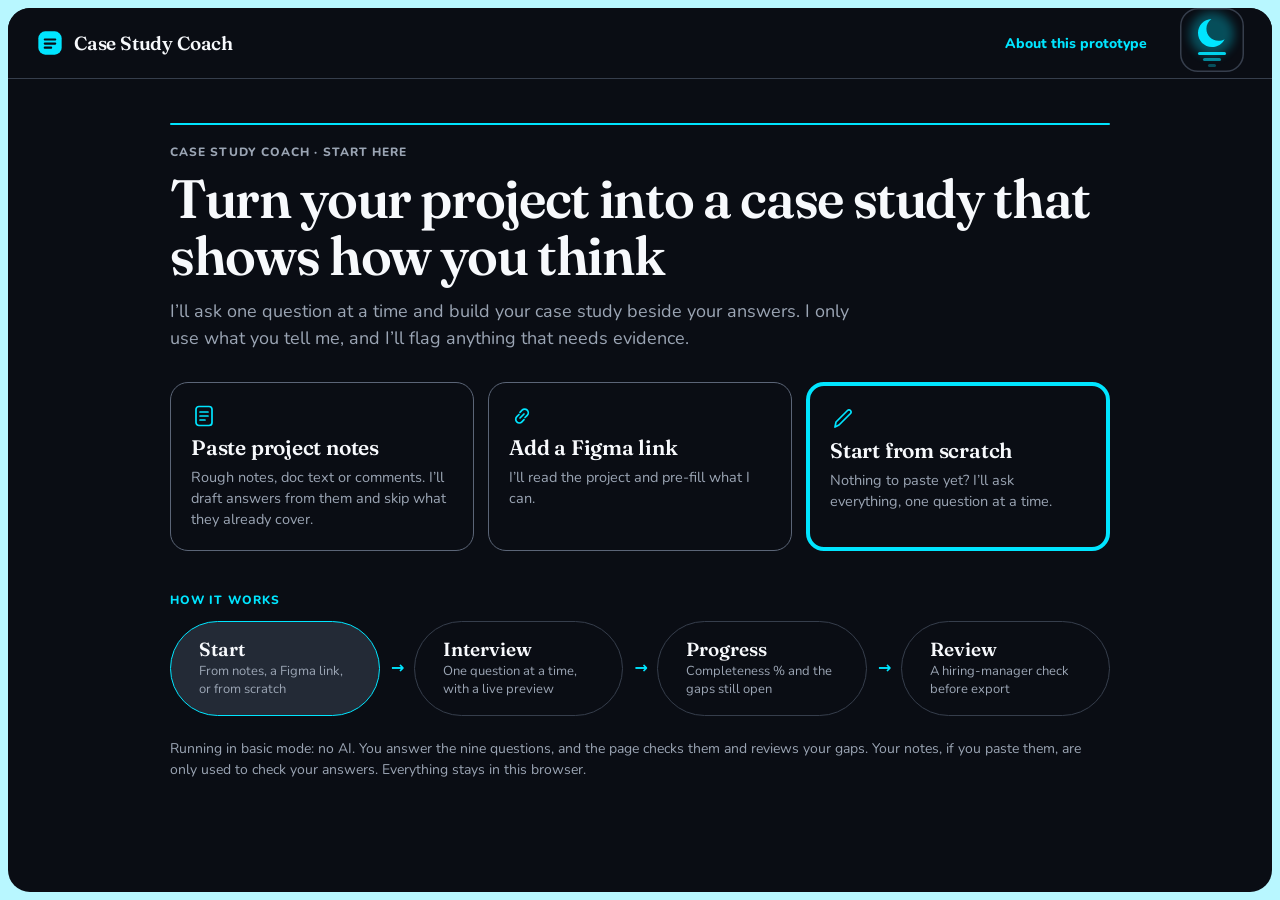
<file: index.html>
<!doctype html>
<html lang="en">
<head>
<meta charset="utf-8">
<meta name="viewport" content="width=device-width, initial-scale=1, viewport-fit=cover">
<title>Case Study Coach</title>
<link rel="preconnect" href="https://fonts.googleapis.com">
<link rel="preconnect" href="https://fonts.gstatic.com" crossorigin>
<link href="https://fonts.googleapis.com/css2?family=Fraunces:opsz,wght@9..144,400;9..144,600&family=Nunito:wght@400;600;700;800&display=swap" rel="stylesheet">
<link rel="stylesheet" href="src/tokens.css">
<link rel="stylesheet" href="src/styles.css">
<meta name="description" content="Write an honest case study. A guided interview for early-career product designers.">
</head>
<body>
<a class="skip" href="#main">Skip to main content</a>
<div id="app"></div>
<div id="live" class="sr" role="status" aria-live="polite"></div>
<dialog id="aboutDlg" aria-labelledby="aboutH">
  <h2 id="aboutH">About this prototype</h2>
  <ul>
    <li>Outside Claude, this runs in basic mode: it checks your answers and gaps with simple rules. Nothing you type leaves your browser.</li>
    <li>Inside Claude, coaching, previews and the hiring-manager check are written by Claude, so remove confidential details first.</li>
    <li>Reading a Figma link is simulated and only works inside Claude.</li>
    <li>Your progress is saved in this browser only. Use Save and exit to leave and come back.</li>
    <li>The coach never adds metrics, outcomes, decisions or quotes you didn’t write.</li>
  </ul>
  <div class="btnrow"><button class="btn primary" data-act="close-about">Close</button></div>
</dialog>

<script src="src/app.js"></script>
</body>
</html>
</file>
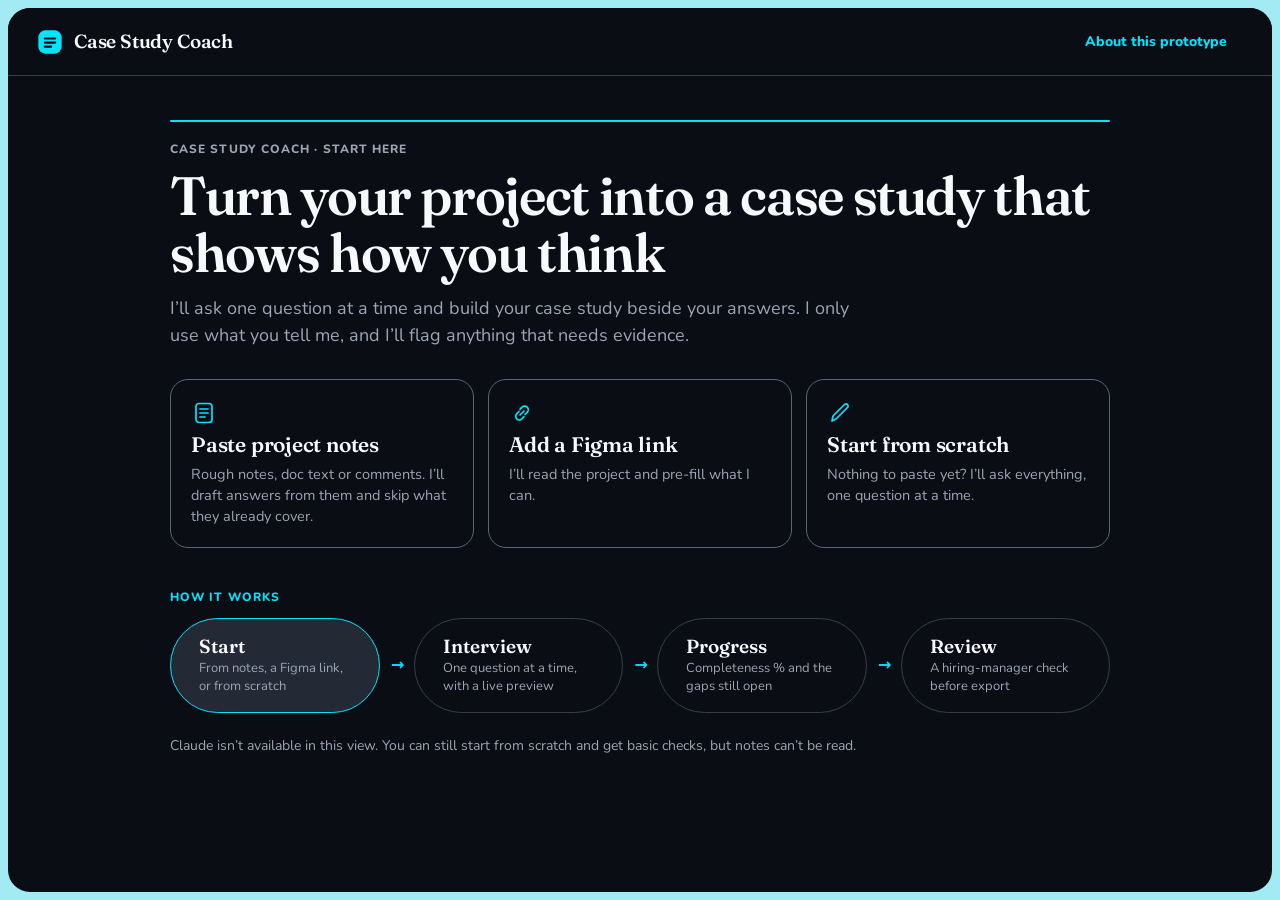
<file: case-study-coach.html>
<!doctype html>
<html lang="en">
<head>
<meta charset="utf-8">
<meta name="viewport" content="width=device-width, initial-scale=1, viewport-fit=cover">
<title>Case Study Coach</title>
<link rel="preconnect" href="https://fonts.googleapis.com">
<link rel="preconnect" href="https://fonts.gstatic.com" crossorigin>
<link href="https://fonts.googleapis.com/css2?family=Fraunces:opsz,wght@9..144,400;9..144,600&family=Nunito:wght@400;600;700;800&display=swap" rel="stylesheet">
<style>
:root{
  --bg:#0A0D14;--surface:#0A0D14;--rail:#0D1119;--raised:#232A36;--sunken:#141A24;
  --ink:#F7F9FC;--muted:#9BA5B4;--line:#363E4C;--line-strong:#5B6577;--field:#7C8799;
  --accent:#00E5FF;--accent-text:#00E5FF;--on-accent:#0A0D14;--accent-soft:rgba(0,229,255,.10);--accent-hover:#5CF0FF;
  --amber-bg:rgba(255,196,77,.10);--amber-ink:#FFD98A;--amber-line:#C99A3B;
  --violet-bg:rgba(143,128,218,.16);--violet-ink:#DAD3FF;--violet-line:#8F80DA;
  --red:#FF9DA8;--frame-color:#A2EBF4;--frame:8px;
  --serif:'Fraunces',Georgia,'Times New Roman',serif;
  --sans:'Nunito',system-ui,-apple-system,'Segoe UI',Roboto,sans-serif;
  box-sizing:border-box;padding-top:env(safe-area-inset-top,0px);padding-bottom:env(safe-area-inset-bottom,0px);color-scheme:dark;
}
*{box-sizing:border-box}
html{height:100%;scroll-padding-top:env(safe-area-inset-top,0px);background:var(--frame-color)}
body{height:100%;margin:0;padding:var(--frame);background:var(--frame-color);color:var(--ink);font:400 16px/1.5 var(--sans);-webkit-font-smoothing:antialiased}
h1,h2,h3,h4,p,ul,ol,dl,dd{margin:0}
ul,ol{padding:0;list-style:none}
button,input,textarea{font:inherit;color:inherit}
::placeholder{color:#8B96A8;opacity:1}
.sr{position:absolute!important;width:1px;height:1px;overflow:hidden;clip:rect(0 0 0 0);white-space:nowrap}
.skip{position:absolute;left:12px;top:-70px;background:var(--accent);color:var(--on-accent);padding:10px 18px;border-radius:999px;font-weight:800;z-index:50}
.skip:focus{top:12px}
:focus-visible{outline:3px solid var(--accent);outline-offset:3px;border-radius:8px}
[tabindex="-1"]:focus{outline:none}

#app{height:100%;display:flex;flex-direction:column;min-height:0;background:var(--bg);border-radius:22px;overflow:hidden}
.hdr{flex:0 0 68px;display:flex;align-items:center;gap:16px;padding:0 28px;background:var(--bg);border-bottom:1px solid var(--line)}
.brand{display:flex;align-items:center;gap:10px;font:600 19px/1 var(--serif);letter-spacing:-.01em;white-space:nowrap}
.logo{width:28px;height:28px;color:var(--accent)}
.vr{width:1px;height:24px;background:var(--line)}
.title-wrap{flex:0 1 360px;min-width:140px}
.title-input{width:100%;height:40px;border:1px solid transparent;border-radius:12px;background:transparent;padding:0 12px;font-weight:700}
.title-input:hover{border-color:var(--line-strong)}
.title-input:focus{border-color:var(--accent);background:var(--sunken)}
.title-input::placeholder{color:var(--muted);font-weight:400}
.hdr-r{margin-left:auto;display:flex;align-items:center;gap:14px}
.mode,.saved{font-size:14px;color:var(--muted);white-space:nowrap}
.saved.bad{color:var(--red)}

.rule{height:2px;background:var(--accent);border-radius:2px;margin-bottom:18px}
.eyebrow,.cap,.coachsays{font-size:12px;font-weight:800;letter-spacing:.09em;text-transform:uppercase;color:var(--muted)}
.eyebrow.cy{color:var(--accent-text)}

.btn{display:inline-flex;align-items:center;justify-content:center;gap:8px;min-height:44px;padding:0 22px;border-radius:999px;border:1.5px solid var(--line-strong);background:transparent;color:var(--ink);font-weight:800;font-size:15px;cursor:pointer;text-align:center}
.btn:hover{background:rgba(255,255,255,.07);border-color:var(--field)}
.btn.primary{background:var(--accent);border-color:var(--accent);color:var(--on-accent)}
.btn.primary:hover{background:var(--accent-hover);border-color:var(--accent-hover)}
.btn.ghost{border-color:transparent;color:var(--accent-text)}
.btn.ghost:hover{background:var(--accent-soft)}
.btn.small{min-height:38px;padding:0 16px;font-size:14px}
.btn.block{width:100%}
.btn[disabled],.btn[aria-disabled="true"]{opacity:.55;cursor:not-allowed}
.link{background:none;border:0;padding:0;color:var(--accent-text);text-decoration:underline;cursor:pointer;font-weight:700}
.btnrow{display:flex;flex-wrap:wrap;gap:8px}

.page{flex:1;min-height:0;overflow:auto;padding:44px 28px 72px}
.narrow{max-width:800px;margin:0 auto}
.start .narrow{max-width:940px}
.start h1,.page h1{font:600 clamp(32px,4.4vw,54px)/1.05 var(--serif);letter-spacing:-.025em}
.lede{font-size:18px;color:var(--muted);margin-top:14px;max-width:62ch}
.opts{display:grid;grid-template-columns:repeat(3,minmax(0,1fr));gap:14px;margin-top:30px}
.opt{display:flex;flex-direction:column;align-items:flex-start;gap:6px;text-align:left;padding:20px;border-radius:18px;border:1px solid var(--line-strong);background:transparent;cursor:pointer}
.opt:hover{border-color:var(--field);background:rgba(255,255,255,.03)}
.opt.on{border:2px solid var(--accent);padding:19px;background:var(--raised)}
.opt[disabled]{opacity:.6;cursor:not-allowed}
.opt-ic{color:var(--accent-text);display:flex}
.opt-t{font:600 21px/1.2 var(--serif);letter-spacing:-.01em}
.opt-d{font-size:14.5px;color:var(--muted);line-height:1.45}
.panel{margin-top:16px;padding:24px;border:1px solid var(--line);border-radius:18px;background:var(--raised)}
.lbl{display:block;font-weight:800;margin-bottom:4px}
.hint{font-size:14px;color:var(--muted);margin-bottom:10px;max-width:68ch}
textarea,input[type=text],input[type=url]{width:100%;border:1.5px solid var(--field);border-radius:14px;background:var(--sunken);padding:13px 16px;line-height:1.55}
textarea:focus,input[type=url]:focus{border-color:var(--accent)}
textarea{resize:vertical;display:block}
.row{display:flex;gap:12px;align-items:center}
.between{justify-content:space-between}
.count{font-size:13px;color:var(--muted)}
.err{color:var(--red);font-weight:700;font-size:14px;margin:8px 0 0}
.err:empty{display:none}
.ainote{margin-top:22px;font-size:14px;color:var(--muted)}
.loading{display:flex;gap:14px;align-items:center;padding:18px 20px;border:1px solid var(--line);border-radius:18px;background:var(--raised)}
.loading p{color:var(--muted);font-size:14px}
.spin{flex:none;width:22px;height:22px;border-radius:50%;border:3px solid var(--line);border-top-color:var(--accent);animation:spin .9s linear infinite}
@keyframes spin{to{transform:rotate(360deg)}}
@media (prefers-reduced-motion:reduce){.spin{animation:none;border-color:var(--accent)}*{scroll-behavior:auto!important;transition:none!important}}

.flow{margin-top:40px}
.flow-row{display:grid;grid-template-columns:repeat(4,minmax(0,1fr));gap:34px;margin-top:12px}
.fstep{position:relative;border:1px solid var(--line);border-radius:999px;padding:16px 26px 16px 28px;min-height:92px}
.fstep.on{border:1.5px solid var(--accent);background:var(--raised)}
.fstep b{display:block;font:600 19px/1.2 var(--serif)}
.fstep span{display:block;font-size:13px;color:var(--muted);line-height:1.35;margin-top:3px}
.fstep:not(:last-child)::after{content:"\2192" / "";position:absolute;right:-26px;top:50%;transform:translateY(-50%);color:var(--accent);font-weight:800}

.readout-grid{display:grid;gap:12px;margin-top:22px}
.ro-item{border:1px solid var(--line);background:var(--raised);border-radius:18px;padding:18px}
.ro-item.todo{border:1px dashed var(--line-strong);background:transparent}
.ro-item h3{font:600 19px/1.25 var(--serif)}
.ro-quote{margin:8px 0;padding-left:12px;border-left:3px solid var(--accent);color:var(--muted);font-size:14px}
.ro-item textarea{min-height:80px;margin-top:6px}
.chk{display:flex;align-items:center;gap:10px;margin-top:12px;font-weight:700}
.chk input{width:20px;height:20px;accent-color:var(--accent)}
.stats{display:flex;gap:10px;flex-wrap:wrap;margin-top:20px}
.stat{padding:14px 18px;border:1px solid var(--line);border-radius:18px;background:var(--raised);min-width:140px}
.stat b{display:block;font:600 30px/1.1 var(--serif);letter-spacing:-.02em}
.stat span{font-size:13px;color:var(--muted)}
.banner{margin-top:16px;padding:12px 16px;border-radius:14px;background:var(--amber-bg);color:var(--amber-ink);border:1px solid var(--amber-line);font-size:14px}

.work{flex:1;min-height:0;display:grid;grid-template-columns:276px minmax(0,1.25fr) minmax(340px,1fr)}
.work>*{min-height:0;overflow:auto}
.rail{background:var(--rail);border-right:1px solid var(--line);padding:26px 18px;display:flex;flex-direction:column;gap:24px}
.big{font:600 46px/1 var(--serif);letter-spacing:-.03em;margin:4px 0 10px;color:var(--accent-text)}
.bar{height:8px;border-radius:99px;background:var(--line);overflow:hidden}
.bar>span{display:block;height:100%;background:var(--accent);border-radius:99px;transition:width .3s}
.sm{font-size:14px}.muted{color:var(--muted)}
.rail-sec .sm{margin-top:8px}
.h-sm{font:800 12px/1.3 var(--sans);letter-spacing:.09em;text-transform:uppercase;color:var(--muted);margin-bottom:10px;display:flex;align-items:center;gap:8px}
.count-pill{display:inline-flex;min-width:22px;height:22px;padding:0 7px;border-radius:99px;background:var(--accent);color:var(--on-accent);font-size:12px;letter-spacing:0;align-items:center;justify-content:center}
.stage{width:100%;display:flex;gap:12px;align-items:center;text-align:left;padding:9px 8px;border:0;border-radius:12px;background:transparent;cursor:pointer}
.stage:hover{background:rgba(255,255,255,.06)}
.mk{flex:none;width:22px;height:22px;border-radius:50%;border:1.5px solid var(--line-strong);background:transparent;display:flex;align-items:center;justify-content:center;color:var(--on-accent)}
.stage.done .mk{background:var(--accent);border-color:var(--accent)}
.stage.cur .mk{border-color:var(--accent);border-width:2px}
.dotfill{width:10px;height:10px;border-radius:50%;background:var(--accent)}
.st-n{display:block;font-size:15px}
.stage.cur .st-n{font-weight:800}
.st-s{display:block;font-size:13px;color:var(--muted)}
.gaps{display:grid;gap:8px}
.gap{width:100%;text-align:left;border:1px solid var(--line-strong);background:var(--sunken);border-radius:14px;padding:10px 12px;cursor:pointer;display:block}
.gap:hover{border-color:var(--field)}
.gap-tag{display:block;font-size:13px;font-weight:800;color:var(--amber-ink)}
.gap-q{display:block;font-size:14px}
.gap-d{display:block;font-size:13px;color:var(--muted);font-style:italic}
.honest{background:var(--raised);border:1px solid var(--line);border-radius:16px;padding:14px}
.honest b{display:block;margin-bottom:2px}
.honest p{font-size:14px;color:var(--muted)}

.center{background:var(--bg);padding:28px 40px 56px}
.center-in{max-width:700px;margin:0 auto;display:flex;flex-direction:column;gap:18px}
.qprog{display:flex;justify-content:space-between;font-size:12px;letter-spacing:.09em;text-transform:uppercase;color:var(--muted);font-weight:800;margin-bottom:8px}
.stepper{display:flex;gap:6px;flex-wrap:wrap;margin-top:12px}
.dot{width:34px;height:34px;border-radius:50%;border:1.5px solid var(--line-strong);background:transparent;font-size:13px;font-weight:800;cursor:pointer;padding:0}
.dot:hover{border-color:var(--field)}
.dot.ans{background:var(--accent-soft);border-color:var(--accent);color:var(--accent-text)}
.dot.skip{border-style:dashed}
.dot.cur{background:var(--accent);color:var(--on-accent);border-color:var(--accent)}
.q-title{font:600 clamp(30px,3.2vw,42px)/1.08 var(--serif);letter-spacing:-.025em;outline:none;margin-top:6px}
.q-help{color:var(--muted);max-width:60ch}
#answer{min-height:220px;border-width:2px}
.chips{display:flex;flex-wrap:wrap;gap:8px}
.chip{border:1px solid var(--line-strong);background:var(--sunken);border-radius:14px;padding:9px 14px;font-size:14px;cursor:pointer;text-align:left}
.chip:hover{border-color:var(--accent);background:var(--accent-soft)}
.actions{display:flex;justify-content:space-between;gap:12px;flex-wrap:wrap;margin-top:6px}
.note{border-radius:16px;padding:16px 18px;border:1px solid}
.note h4{font-size:15px;font-weight:800;margin-bottom:4px}
.note p{font-size:15px}
.note .btnrow{margin-top:12px}
.note.teal{background:var(--accent-soft);border-color:var(--accent)}
.note.amber{background:var(--amber-bg);border-color:var(--amber-line);color:var(--amber-ink)}
.note.violet{background:var(--violet-bg);border-color:var(--violet-line);color:var(--violet-ink)}
.note .quote{margin:8px 0;padding-left:12px;border-left:3px solid currentColor}
.note .quote span{display:block;font-size:13px;font-weight:800}
.note .btn{color:var(--ink)}
.coach-h{font:800 12px/1.3 var(--sans);letter-spacing:.09em;text-transform:uppercase;color:var(--muted);margin-bottom:10px}
.coach{display:grid;gap:12px}
.coach.loading{display:flex}
.okline{display:flex;gap:8px;align-items:center;color:var(--accent-text);font-weight:800}
.notice{font-size:14px;color:var(--muted)}

.pv{background:var(--rail);border-left:1px solid var(--line);padding:26px}
.pv-top{display:flex;justify-content:space-between;align-items:flex-end;gap:12px;margin-bottom:16px}
.h-md{font:600 26px/1.15 var(--serif);letter-spacing:-.02em}
.pill{display:inline-flex;align-items:center;gap:6px;border:1px solid var(--accent);color:var(--accent-text);border-radius:99px;padding:4px 12px;font-size:12px;font-weight:800;letter-spacing:.04em;white-space:nowrap}
.pill.strong{background:var(--accent);color:var(--on-accent)}
.pill.mixed{background:var(--amber-bg);border-color:var(--amber-line);color:var(--amber-ink)}
.pill.weak{background:var(--violet-bg);border-color:var(--violet-line);color:var(--violet-ink)}
.pv-doc{background:var(--raised);border:1px solid var(--line);border-radius:20px;padding:24px;display:grid;gap:14px}
.pv-title{font:600 28px/1.15 var(--serif);letter-spacing:-.02em}
.pv-meta{font-size:14px;color:var(--muted);margin-top:-6px}
.pv-doc hr{border:0;border-top:1px solid var(--line-strong);width:100%;margin:0}
.pv-block{padding:14px 16px;border-radius:14px;background:var(--sunken);border:1px solid transparent}
.pv-block.cur{border-color:var(--accent);background:var(--accent-soft)}
.pv-block.empty,.pv-block.skipped{background:transparent;border:1.5px dashed var(--line-strong);color:var(--muted)}
.pv-block.hold{border:1.5px dashed var(--violet-line);background:var(--violet-bg);color:var(--violet-ink)}
.pv-head{display:flex;justify-content:space-between;gap:10px;align-items:baseline;margin-bottom:4px}
.pv-head h4{font:600 17px/1.25 var(--serif)}
.src{font-size:12.5px;color:var(--muted);text-align:right}
.pv-block p{font-size:15.5px;line-height:1.55}
.pv-block .tagline{font-size:13.5px;margin-top:6px;font-weight:700}
.tagline.amber{color:var(--amber-ink)}
.tagline.violet{color:var(--violet-ink)}
.orig{margin-top:6px;font-size:13.5px;color:var(--muted)}
.orig summary{cursor:pointer;width:max-content}
.orig p{font-size:14px;margin-top:4px}

.two{flex:1;min-height:0;display:grid;grid-template-columns:minmax(0,1fr) minmax(380px,.85fr)}
.two>*{min-height:0;overflow:auto}
.lens-grid{display:grid;gap:10px;margin-top:16px}
.lens{border:1px solid var(--line);background:var(--raised);border-radius:16px;padding:14px 16px}
.lens-h{display:flex;justify-content:space-between;gap:10px;align-items:center;margin-bottom:4px}
.lens-h b{font:600 17px/1.2 var(--serif)}
.gapcards{display:grid;gap:10px;margin-top:10px}
.gc{border:1.5px solid var(--line-strong);background:var(--sunken);border-radius:18px;padding:16px;display:grid;gap:8px}
.gc:first-child{border-color:var(--accent);background:var(--raised)}
.gc-n{display:inline-flex;width:26px;height:26px;border-radius:50%;background:var(--accent);color:var(--on-accent);align-items:center;justify-content:center;font-weight:800;font-size:14px;flex:none}
.gc-t{display:flex;gap:10px;align-items:flex-start}
.gc-t b{font:600 18px/1.25 var(--serif);padding-top:1px}
.sec-h{font:800 12px/1.3 var(--sans);letter-spacing:.09em;text-transform:uppercase;color:var(--accent-text);margin-top:28px}
.doc{max-width:720px;margin:0 auto;display:grid;gap:8px}
.doc-title{font:600 38px/1.12 var(--serif);letter-spacing:-.025em;border:1px solid transparent;background:transparent;padding:6px 10px;border-radius:14px;width:100%}
.doc-title:hover,.doc-title:focus{border-color:var(--line-strong);background:var(--sunken)}
.doc-meta{color:var(--muted);border:1px solid transparent;background:transparent;padding:4px 10px;border-radius:14px;width:100%}
.doc-meta:hover,.doc-meta:focus{border-color:var(--line-strong);background:var(--sunken)}
.doc h2{font:600 22px/1.25 var(--serif);letter-spacing:-.01em;margin:18px 10px 0;color:var(--accent-text)}
.doc textarea{border:1px solid transparent;background:transparent;font-size:17px;line-height:1.65;padding:6px 10px;min-height:60px;resize:none;overflow:hidden}
.doc textarea:hover,.doc textarea:focus{border-color:var(--line-strong);background:var(--sunken)}
.side{background:var(--rail);border-left:1px solid var(--line);padding:26px;display:flex;flex-direction:column;gap:20px}
.todo-list{display:grid;gap:8px}
.todo-list li{font-size:14px;padding:9px 12px;border-radius:12px;background:var(--amber-bg);color:var(--amber-ink);border:1px solid var(--amber-line)}

dialog{max-width:560px;width:calc(100% - 32px);border:1px solid var(--line-strong);border-radius:22px;background:var(--raised);color:var(--ink);padding:28px}
dialog::backdrop{background:rgba(3,5,9,.72)}
dialog h2{font:600 26px/1.15 var(--serif);letter-spacing:-.02em;margin-bottom:12px}
dialog p,dialog li{font-size:15px;margin-bottom:8px}
dialog ul{list-style:disc;padding-left:20px;margin-bottom:12px}

@media (max-width:1080px){
  :root{--frame:0px}
  #app{border-radius:0}
  .work,.two{display:block;overflow:auto}
  .work>*,.two>*{overflow:visible}
  .rail{border-right:0;border-bottom:1px solid var(--line)}
  .pv,.side{border-left:0;border-top:1px solid var(--line)}
  .opts{grid-template-columns:1fr}
  .flow-row{grid-template-columns:1fr 1fr;gap:14px}
  .fstep:not(:last-child)::after{display:none}
  .hdr{padding:0 14px;gap:10px}.mode{display:none}
}
</style>
</head>
<body>
<a class="skip" href="#main">Skip to main content</a>
<div id="app"></div>
<div id="live" class="sr" role="status" aria-live="polite"></div>
<dialog id="aboutDlg" aria-labelledby="aboutH">
  <h2 id="aboutH">About this prototype</h2>
  <ul>
    <li>The coaching, previews and hiring-manager check are written by Claude as you type your answers.</li>
    <li>Your text is sent to Claude to do that, so remove confidential details first.</li>
    <li>Reading a Figma link is simulated with sample project content. Your real file is not read.</li>
    <li>Your progress is saved in this browser only. Use Save and exit to leave and come back.</li>
    <li>The coach never adds metrics, outcomes, decisions or quotes you didn’t write.</li>
  </ul>
  <div class="btnrow"><button class="btn primary" data-act="close-about">Close</button></div>
</dialog>

<script>
(function(){
'use strict';
var $=function(s,r){return (r||document).querySelector(s)};
var $$=function(s,r){return Array.prototype.slice.call((r||document).querySelectorAll(s))};
var esc=function(s){return String(s==null?'':s).replace(/[&<>"']/g,function(c){return {'&':'&amp;','<':'&lt;','>':'&gt;','"':'&quot;',"'":'&#39;'}[c]})};
var nl=function(s){return esc(s).replace(/\n/g,'<br>')};
var trunc=function(s,n){s=String(s||'');return s.length>n?s.slice(0,n-1)+'…':s};
var uid=function(){return Math.random().toString(36).slice(2,9)};
var words=function(s){var t=String(s||'').trim();return t?t.split(/\s+/).length:0};

/* ---------- content ---------- */
var SECTIONS=[
 {id:'context',label:'Project context'},
 {id:'decisions',label:'Key decisions'},
 {id:'tradeoffs',label:'Trade-offs'},
 {id:'contribution',label:'Your contribution'},
 {id:'impact',label:'Impact and evidence'}
];
var QUESTIONS=[
 {id:'q1',sec:'context',short:'Project and role',block:'The project',
  title:'What was the project, and what was your role?',
  help:'Name the product, who it was for, how long it ran, and your part on the team.',
  ph:'The project was…',
  empty:'Name the product, who it was for, how long it ran and your role.',emptyShort:'the project, your role and the timeline',
  fu:'Who was it for, and how long did it run?',
  chips:[['Who was it for?','It was for '],['How long did it run?','It ran for '],['Who was on the team?','The team was ']]},
 {id:'q2',sec:'context',short:'The problem',block:'The challenge',
  title:'What problem were you trying to solve, and for whom?',
  help:'Describe what you or others noticed, who was affected, and why it mattered.',
  ph:'People were struggling with…',
  empty:'Describe the problem, who had it, and why it mattered.',emptyShort:'the problem and who had it',
  fu:'Who had this problem, and how did you know?',
  chips:[['What did people do instead?','Instead, people '],['How did you find out?','We found out because '],['What was at stake?','What was at stake was ']]},
 {id:'q3',sec:'decisions',short:'What you learned',block:'What I learned',
  title:'What did you learn that changed how you saw the problem?',
  help:'Point to something you saw, heard or measured, not something you assumed.',
  ph:'I learned that…',
  empty:'Share one thing you saw or heard that changed your view.',emptyShort:'what you learned that changed your view',
  fu:'What did you see or hear that told you this?',
  chips:[['What surprised you?','What surprised me was '],['Who did you learn it from?','I learned it from '],['What did you assume before?','Before that, I assumed ']]},
 {id:'q4',sec:'decisions',short:'The key decision',block:'The key decision',
  title:'What decision changed the direction of the project?',
  help:'Focus on what you noticed, the options you considered, and why you chose one path over another.',
  ph:'The decision was…',
  empty:'Describe the decision, what led to it, and why you chose it.',emptyShort:'the decision that changed direction and why',
  fu:'What evidence made you choose this over the alternatives?',
  chips:[['What evidence changed your mind?','The evidence that changed my mind was '],['What alternatives did you reject?','The alternatives I rejected were '],['What was your role?','My role in the decision was ']]},
 {id:'q5',sec:'tradeoffs',short:'Options set aside',block:'Options I set aside',
  title:'Which options did you consider and set aside, and why?',
  help:'Two or three is plenty. Say what each would have cost or risked.',
  ph:'I also considered…',
  empty:'Name the options you set aside and what each would have cost.',emptyShort:'the options you set aside and why',
  fu:'What would the option you set aside have cost or risked?',
  chips:[['What was the tempting option?','The tempting option was '],['Why did it lose?','It lost because '],['Who disagreed?','The person who disagreed was ']]},
 {id:'q6',sec:'tradeoffs',short:'What you gave up',block:'What I gave up',
  title:'What did you give up, or what constraint shaped the choice?',
  help:'Time, engineering effort, scope, data, politics. Trade-offs show judgment.',
  ph:'The constraint was…',
  empty:'Say what you traded away, or what limited your options.',emptyShort:'what you gave up or what constrained you',
  fu:'What did you have to cut or accept to make this work?',
  chips:[['What did engineering push back on?','Engineering pushed back on '],['What did you cut?','I cut '],['What would you do with more time?','With more time, I would ']]},
 {id:'q7',sec:'contribution',short:'Your contribution',block:'My contribution',
  title:'What did you personally own or drive?',
  help:'Separate what you did from what the team did. Use “I” for your part.',
  ph:'I personally…',
  empty:'Say what you personally proposed, decided, built or led.',emptyShort:'what you personally did',
  fu:'Which part did you do yourself, rather than with the team?',
  chips:[['What did I propose?','I proposed '],['What did I decide myself?','I decided '],['Who did I persuade, and how?','I persuaded ']]},
 {id:'q8',sec:'impact',short:'What changed',block:'What changed',nodata:true,
  title:'What changed after the work shipped?',
  help:'Behavior, numbers, feedback, or decisions others made because of it. If it never shipped, say what happened instead.',
  ph:'After it shipped…',
  empty:'Add what changed after launch, or describe the strongest signal honestly if outcome data is unavailable.',emptyShort:'what changed after launch, or what you couldn’t measure',
  noDataLine:'I don’t have outcome data for this project yet.',
  fu:'Who noticed the change, and how did they tell you?',
  chips:[['What did people start doing?','People started '],['What did support or sales say?','Support told me '],['What changed for the business?','For the business, ']]},
 {id:'q9',sec:'impact',short:'How you know',block:'How I know',nodata:true,
  title:'How do you know, and what don’t you know?',
  help:'Name the source of each claim. It is fine to say what you could not measure.',
  ph:'I know this because… I don’t know…',
  empty:'Name where each claim comes from, and what you couldn’t measure.',emptyShort:'where your claims come from and what you don’t know',
  noDataLine:'I haven’t been able to verify the results yet.',
  fu:'Where did that come from: a number, a person, a test?',
  chips:[['Where did the number come from?','The number came from '],['What is only a signal?','This is only a signal: '],['What would I measure next time?','Next time I would measure ']]}
];
var QIDS=QUESTIONS.map(function(q){return q.id});
var LENSES={thinking:'Product thinking',contribution:'Personal contribution',evidence:'Impact and evidence',clarity:'Clarity'};

var EXAMPLE_NOTES=['Project: mobile ticketing redesign','',"Problem from support: riders buy twice because they can't tell if a ticket is active.",'','My role: planned 5 usability sessions, synthesized findings, worked with PM + 2 engineers.','','Options:','- add onboarding tutorial','- put ticket status on home','- send push notification','','We chose home-screen status after testing. Less explanation, more confidence.','',"Launch notes: support said duplicate-purchase tickets went down, but I don't have the number. Ask Maya?",'','TODO: add what engineering pushed back on; show first wireframe.'].join('\n');
var EXAMPLE_THIN='Redesigned the checkout flow. Made it cleaner and easier to use. Users liked it.';
var FIGMA_SAMPLE=['Figma file: Transit ticketing redesign (sample content)','Pages: Research, Explorations, Final flows, Launch notes','','Research page, sticky notes:','- Usability test, round 1: 5 riders, buying and using a day pass on the current app.','- 4 of 5 riders asked "is my ticket active?" after paying. Nobody struggled with the payment form itself.','- Support tickets: duplicate purchases are the top complaint this quarter.','','Explorations page:','- Option A: onboarding tutorial explaining payment and activation','- Option B: persistent active-ticket status on the home screen','- Option C: push notification after purchase','- Decision note: going with B. A adds explanation for a problem that is about visibility. C does not help when notifications are off.','- Engineering comment: live status needs an offline state. Agreed to ship a cached status with a "last updated" time.','','Final flows page:','- Flow: Home > Active ticket card > Ticket details','- Team: 1 designer, 1 PM, 2 engineers. 8 weeks from kickoff to launch.','','Launch notes page:','- Support lead comment: "Duplicate purchases look lower since launch, will pull numbers."','- No analytics numbers added yet.'].join('\n');

var icon={
 check:'<svg aria-hidden="true" width="14" height="14" viewBox="0 0 14 14" fill="none"><path d="M2.5 7.5l3 3 6-7" stroke="currentColor" stroke-width="2" stroke-linecap="round" stroke-linejoin="round"/></svg>',
 notes:'<svg aria-hidden="true" width="26" height="26" viewBox="0 0 26 26" fill="none" stroke="currentColor" stroke-width="1.7" stroke-linecap="round" stroke-linejoin="round"><rect x="5" y="3.5" width="16" height="19" rx="3"/><path d="M9 9h8M9 13h8M9 17h5"/></svg>',
 figma:'<svg aria-hidden="true" width="26" height="26" viewBox="0 0 26 26" fill="none" stroke="currentColor" stroke-width="1.7" stroke-linecap="round" stroke-linejoin="round"><path d="M11 15l4-4M10 11.5l-2.2 2.2a3.6 3.6 0 0 0 5.1 5.1L15 16.7M16 14.5l2.2-2.2a3.6 3.6 0 0 0-5.1-5.1L11 9.3"/></svg>',
 pen:'<svg aria-hidden="true" width="26" height="26" viewBox="0 0 26 26" fill="none" stroke="currentColor" stroke-width="1.7" stroke-linecap="round" stroke-linejoin="round"><path d="M5 21l1-5L17.5 4.5a2.1 2.1 0 0 1 3 3L9 19l-4 2z"/></svg>',
 alert:'<svg aria-hidden="true" width="14" height="14" viewBox="0 0 14 14" fill="none" stroke="currentColor" stroke-width="1.8" stroke-linecap="round"><path d="M7 2v6M7 11v.5"/></svg>'
};

/* ---------- state ---------- */
var KEY='case-study-coach:v1';
function fresh(){return {v:1,stage:'start',resume:null,source:null,notes:'',title:'',meta:'',answers:{},drafts:{},cur:0,review:null,final:null,gapFocus:null,found:null,savedOn:null}}
function loadState(){try{var r=localStorage.getItem(KEY);return r?JSON.parse(r):null}catch(e){return null}}
var S=loadState()||fresh();
var T={startPanel:null,notesInput:'',figmaUrl:'',busy:null,err:null,coach:null,done:false,saveErr:false,confirmRestart:false,justSaved:false,ctl:null,thinInfo:null,ai:'pending',aiMsg:''};
if(S.stage!=='start'){
  if(Object.keys(S.answers||{}).length||S.notes){ if(S.stage!=='welcome')S.resume=S.stage; S.stage='welcome'; }
  else S.stage='start';
}
var saveTimer=null;
function save(now){
  clearTimeout(saveTimer);
  var run=function(){try{S.savedOn=Date.now();localStorage.setItem(KEY,JSON.stringify(S));T.saveErr=false}catch(e){T.saveErr=true}paintSaved()};
  if(now)run();else saveTimer=setTimeout(run,300);
}
function paintSaved(){var el=$('#savedStatus');if(!el)return;el.textContent=T.saveErr?'Not saved: this browser blocks storage':'Saved in this browser';el.className='saved'+(T.saveErr?' bad':'')}
function announce(m){var l=$('#live');if(l){l.textContent='';setTimeout(function(){l.textContent=m},30)}}

/* ---------- helpers ---------- */
var Q=function(i){return QUESTIONS[i]};
var QI=function(id){return QIDS.indexOf(id)};
var norm=function(s){return String(s||'').toLowerCase().replace(/[\u2018\u2019]/g,"'").replace(/[\u201C\u201D]/g,'"').replace(/\s+/g,' ').trim()};
var containsNorm=function(hay,needle){return !!needle&&norm(hay).indexOf(norm(needle))>-1};
var nums=function(s){return (String(s||'').match(/\d+(?:[.,]\d+)?/g)||[]).map(function(x){return x.replace(',','.')})};
function numbersOK(out){var src=Array.prototype.slice.call(arguments,1).join(' ');var pool={};nums(src).forEach(function(n){pool[n]=1});return nums(out).every(function(n){return pool[n]})}
function answered(a){return a&&(a.status==='answered'||a.status==='nodata')}
function score(a){
  if(!a||a.status==='skipped')return 0;
  if(a.status==='draft')return .5;
  if(a.status==='nodata')return a.text?1:.6;
  var s=a.quality==='thin'?.5:1;
  s-=.25*(a.flags||[]).filter(function(f){return f.res==='open'}).length;
  if(a.nudge)s-=.25;
  if(a.conflict&&!a.conflict.resolved)s=Math.min(s,.5);
  return Math.max(.25,s);
}
function completeness(){return Math.round(QUESTIONS.reduce(function(t,q){return t+score(S.answers[q.id])},0)/QUESTIONS.length*100)}
function gaps(){
  var g=[];
  QUESTIONS.forEach(function(q,i){
    var a=S.answers[q.id];if(!a)return;
    if(a.status==='skipped'){g.push({i:i,tag:'Skipped',text:q.short});return}
    if(a.status==='draft'){g.push({i:i,tag:'Confirm notes draft',text:q.short});return}
    if(a.conflict&&!a.conflict.resolved)g.push({i:i,tag:'Notes disagree',text:q.short});
    if(a.nudge)g.push({i:i,tag:'Your part is unclear',text:q.short});
    (a.flags||[]).filter(function(f){return f.res==='open'}).forEach(function(f){g.push({i:i,tag:'Needs evidence',text:q.short,detail:f.quote})});
    if(a.quality==='thin'&&a.status==='answered')g.push({i:i,tag:'Thin answer',text:q.short});
  });
  return g;
}
function answeredCount(){return QUESTIONS.filter(function(q){return answered(S.answers[q.id])}).length}
function firstEmpty(from){for(var k=0;k<QUESTIONS.length;k++){var j=((from||0)+k)%QUESTIONS.length;if(!S.answers[QUESTIONS[j].id])return j}return -1}
function secOf(id){return SECTIONS.filter(function(s){return s.id===id})[0]}

/* ---------- AI layer ---------- */
var sampleFn=null;
function initAI(){
  if(!window.claude||!window.claude.use){T.ai='off';paintAi();return}
  window.claude.use('sample').then(function(fn){sampleFn=fn||null;T.ai=fn?'ok':'off';paintAi()}).catch(function(){T.ai='off';paintAi()});
}
function paintAi(){var el=$('#aiNote');if(!el)return;el.textContent=aiText()}
function aiText(){
  if(T.ai==='pending')return 'Connecting to Claude…';
  if(T.ai==='ok')return 'Claude coaches your answers and writes the previews. The first time, you’ll be asked to allow it.';
  return 'Claude isn’t available in this view. You can still start from scratch and get basic checks, but notes can’t be read.';
}
function askJSON(prompt,tier,signal){
  if(!sampleFn)return Promise.reject({code:'unavailable',message:'Claude is not available'});
  var o={modelTier:tier};if(signal)o.signal=signal;
  return sampleFn.json(prompt,o);
}
function errCopy(e){
  var c=e&&e.code;
  if(c==='not_granted'||c==='sampling_disabled'||c==='capability_disabled'||c==='not_declared'||c==='unavailable')return 'Claude isn’t available for this view, so I ran basic checks instead.';
  if(c==='rate_limited')return 'Claude is busy or your usage limit was reached, so I ran basic checks. Try again in a moment.';
  if(c==='session_expired')return 'Your session expired. Sign in again to use Claude. I ran basic checks for now.';
  return 'Claude couldn’t check this just now, so I ran basic checks instead.';
}
var RULES=['You are the coaching engine inside Case Study Coach, a tool that helps early-career product designers write honest case studies.','Non-negotiable rules:','1. Use only what the designer wrote. Never invent or infer metrics, outcomes, decisions, names, dates, quotes or causes.','2. Any number or percentage in your output must appear verbatim in the designer’s text.','3. Write in first person (“I”), in the designer’s own plain words. No hype such as “successfully”, “significantly” or “impactful” unless the designer used it with evidence.','4. Keep hedges and uncertainty the designer expressed (“I think”, “roughly”, “I don’t have the number”).','5. If something is missing, say what is missing. Never fill it in.','Reply with a single JSON object and nothing else.'].join('\n');

function coachPrompt(q,text){
  var notes=S.notes?('Designer’s original notes (use only to check for contradictions):\n"""'+S.notes.slice(0,9000)+'"""'):'No notes were provided.';
  return RULES+'\n\nQuestion asked ('+q.id+', section "'+secOf(q.sec).label+'"): '+q.title+'\nWhat a good answer contains: '+q.help+'\n\nDesigner’s answer:\n"""'+text+'"""\n\n'+notes+'\n\nReturn exactly these keys:\n{\n "quality": "strong" | "thin" | "nodata",  // thin = too vague or generic to show thinking. nodata = the designer says this information is not available.\n "followup": string | null,  // ONE specific question that refers to something they wrote. Only when quality is "thin". Max 25 words.\n "flags": [{"quote": string, "reason": string}],  // claims about outcomes, impact or user sentiment with no source or evidence in the answer. "quote" copied exactly from the answer. Max 3. reason max 14 words.\n "teamNudge": boolean,  // true only if the answer describes decisions or work mostly as "we" or "the team", so the designer’s own part is unclear\n "conflict": null | {"notesQuote": string, "answerQuote": string, "why": string},  // only a direct factual contradiction between notes and answer (different number, different option chosen, different timeline). Both quotes copied exactly. Otherwise null.\n "preview": string,  // the answer tightened into 1 to 3 sentences (max 70 words) for a case study. First person. Only facts from the answer. If nodata, state plainly what is not known.\n "meta": string | null  // only for q1: a short comma-separated line such as "Product designer, 8 weeks, team of 4" using only stated facts. Otherwise null.\n}';
}
function analyzePrompt(notes){
  var list=QUESTIONS.map(function(q){return q.id+': '+q.title}).join('\n');
  return RULES+'\n\nThe designer pasted project notes. Decide which of the nine questions the notes already answer well enough to draft from.\nQuestions:\n'+list+'\n\nReturn exactly:\n{\n "usable": boolean,  // false if the notes are too short or vague to answer any question with a real quote\n "thinReason": string,  // one plain sentence when usable is false, else ""\n "title": string | null,  // a working project name only if the notes name it, else null\n "meta": string | null,  // short comma-separated line (role, timeline, team size) only if stated, else null\n "answers": [{"qid": "q1", "covered": true, "quote": "exact snippet copied from the notes, max 240 chars", "draft": "first-person draft using only facts in the quote, max 60 words"}]\n}\nOnly include a question when the notes contain a real, specific answer. Prefer leaving a question out to stretching. Keep hedges such as “I don’t have the number” in the draft. The quote must be copied exactly from the notes.\n\nNotes:\n"""'+notes.slice(0,12000)+'"""';
}
function reviewPrompt(text){
  return 'You are a hiring manager reviewing a junior product designer’s case study. Be kind and direct. Judge only what is written. Text in [square brackets] marks gaps the designer already knows about. Never suggest inventing data; if outcomes are missing, suggest honest alternatives such as a credible proxy or saying what is unknown. Reply with a single JSON object and nothing else.\n\nCase study:\n"""'+text+'"""\n\nLenses: thinking = does it show how they reasoned about the problem, options and trade-offs; contribution = can I tell what this person did versus the team; evidence = are outcomes specific, sourced and honest about what is unknown; clarity = is it easy to follow and scan.\n\nReturn exactly:\n{\n "summary": string,  // max 2 sentences, first person as the reviewer\n "lenses": [{"id": "thinking" | "contribution" | "evidence" | "clarity", "rating": "strong" | "mixed" | "weak" | "unknown", "note": string}],  // one per lens, note max 25 words and refers to specific content\n "gaps": [{"title": string, "why": string, "qid": "q1".."q9", "lens": "thinking" | "contribution" | "evidence" | "clarity"}]  // at most 3, most important first. title is an imperative, max 10 words. why max 25 words. qid is the interview question whose answer would fix it.\n}';
}

function localCheck(q,text){
  var w=words(text);
  var sentences=text.match(/[^.!?\n]+[.!?]*/g)||[text];
  var flags=[];
  if(['q3','q4','q8','q9'].indexOf(q.id)>-1){
    sentences.forEach(function(s){
      if(/\b(increas|decreas|reduc|improv|boost|grew|doubl|halv|drop|lift|success|loved|liked|great|significant|dramatic|everyone)\w*/i.test(s)&&!/\d/.test(s)&&!/\b(because|after|survey|analytics|data|support|interview|session|feedback|test)/i.test(s))
        flags.push({quote:s.trim(),reason:'States a result without saying where it comes from.'});
    });
  }
  var we=(text.match(/\b(we|our|the team)\b/gi)||[]).length,me=(text.match(/\b(i|my|me)\b/gi)||[]).length;
  var noData=/\b(don'?t|do not|didn'?t|no)\b[^.]{0,30}\b(have|know|measure|track|data|number)/i.test(text)||/\bno data\b|\bunknown\b/i.test(text);
  return {quality:noData&&q.nodata?'nodata':(w<12?'thin':'strong'),followup:w<12?q.fu:null,flags:flags.slice(0,3),teamNudge:(q.id==='q4'||q.id==='q7')&&we>=2&&me===0,conflict:null,preview:text,meta:null};
}

/* ---------- views ---------- */
function hdr(mode){
  var brand='<div class="brand"><svg class="logo" aria-hidden="true" viewBox="0 0 24 24"><rect x="2" y="2" width="20" height="20" rx="6" fill="currentColor"/><path d="M7.5 9h9M7.5 12.5h9M7.5 16h5.5" stroke="var(--on-accent)" stroke-width="1.8" stroke-linecap="round"/></svg><span>Case Study Coach</span></div>';
  if(mode==='lite')return '<header class="hdr">'+brand+'<div class="hdr-r"><button class="btn ghost small" data-act="about">About this prototype</button></div></header>';
  var label={interview:'Guided interview',review:'Hiring-manager check',final:'Your case study',readout:'Notes readout'}[S.stage]||'';
  return '<header class="hdr">'+brand+'<span class="vr" aria-hidden="true"></span><div class="title-wrap"><label class="sr" for="titleInput">Case study title</label><input id="titleInput" class="title-input" data-bind="title" value="'+esc(S.title)+'" placeholder="Untitled case study" maxlength="90" autocomplete="off"></div><div class="hdr-r"><span class="mode">'+label+'</span><span class="saved" id="savedStatus"></span><button class="btn small" data-act="exit">Save and exit</button><button class="btn ghost small" data-act="about">About</button></div></header>';
}

function flowHTML(){
  var st=[['Start','From notes, a Figma link, or from scratch'],['Interview','One question at a time, with a live preview'],['Progress','Completeness % and the gaps still open'],['Review','A hiring-manager check before export']];
  return '<div class="flow"><p class="eyebrow cy">How it works</p><ol class="flow-row">'+st.map(function(x,i){return '<li class="fstep'+(i===0?' on':'')+'"><b>'+x[0]+'</b><span>'+x[1]+'</span></li>'}).join('')+'</ol></div>';
}
function startView(){
  var p=T.startPanel,busy=T.busy;
  var opt=function(act,ic,t,d,on){return '<button class="opt'+(on?' on':'')+'" data-act="'+act+'"'+(on!==undefined&&act!=='pick-scratch'?' aria-expanded="'+on+'"':'')+(busy?' disabled':'')+'><span class="opt-ic">'+icon[ic]+'</span><span class="opt-t">'+t+'</span><span class="opt-d">'+d+'</span></button>'};
  var panel='';
  if(busy==='analyze'||busy==='figma'){
    panel='<div class="loading" role="status" aria-live="polite" style="margin-top:16px"><span class="spin" aria-hidden="true"></span><div><strong>'+(busy==='figma'?'Reading the Figma project…':'Reading your notes…')+'</strong><p>I’m looking for what they already answer. This can take up to a minute.</p></div><button class="btn small" data-act="cancel-busy" style="margin-left:auto">Cancel</button></div>';
  }else if(p==='notes'){
    panel='<div class="panel"><label class="lbl" for="notesInput">Your project notes</label><p class="hint" id="notesHint">Paste rough notes, doc text or comments. Keep names and results accurate. Remove confidential details first, because the text is sent to Claude to draft from.</p><textarea id="notesInput" rows="9" data-bind="notesInput" aria-describedby="notesHint notesErr">'+esc(T.notesInput)+'</textarea><div class="row between" style="margin-top:6px"><span class="count" id="notesCount">'+words(T.notesInput)+' words</span><span class="count">Try <button class="link" data-act="example-notes">example notes</button> or <button class="link" data-act="example-thin">a very short note</button></span></div><p class="err" id="notesErr" role="alert">'+esc(T.err||'')+'</p><div class="btnrow" style="margin-top:12px"><button class="btn primary" data-act="analyze-notes">Read my notes</button></div></div>';
  }else if(p==='figma'){
    panel='<div class="panel"><label class="lbl" for="figmaInput">Figma file or frame link</label><p class="hint" id="figmaHint">Paste a link to the project you want to write about.</p><input id="figmaInput" type="url" data-bind="figmaUrl" value="'+esc(T.figmaUrl)+'" placeholder="https://www.figma.com/design/…" aria-describedby="figmaHint figmaErr" autocomplete="off"><div class="row" style="margin-top:6px"><span class="count">Try <button class="link" data-act="example-figma">a sample link</button> or <button class="link" data-act="example-figma-private">a private file link</button></span></div><p class="err" id="figmaErr" role="alert">'+esc(T.err||'')+'</p><div class="banner">Prototype note: reading Figma is simulated. Any valid link loads sample project content (a transit ticketing redesign), not your file.</div><div class="btnrow" style="margin-top:12px"><button class="btn primary" data-act="analyze-figma">Read the Figma project</button></div></div>';
  }
  return '<main id="main" class="page start" tabindex="-1"><div class="narrow"><div class="rule" aria-hidden="true"></div><p class="eyebrow" style="margin-bottom:10px">Case study coach · Start here</p><h1 id="focusTarget" tabindex="-1">Turn your project into a case study that shows how you think</h1><p class="lede">I’ll ask one question at a time and build your case study beside your answers. I only use what you tell me, and I’ll flag anything that needs evidence.</p><div class="opts" role="group" aria-label="How do you want to begin?">'+opt('pick-notes','notes','Paste project notes','Rough notes, doc text or comments. I’ll draft answers from them and skip what they already cover.',p==='notes')+opt('pick-figma','figma','Add a Figma link','I’ll read the project and pre-fill what I can.',p==='figma')+opt('pick-scratch','pen','Start from scratch','Nothing to paste yet? I’ll ask everything, one question at a time.')+'</div>'+panel+flowHTML()+'<p class="ainote" id="aiNote">'+esc(aiText())+'</p></div></main>';
}

function thinView(){
  var t=T.thinInfo||{reason:'',found:0};
  return '<main id="main" class="page" tabindex="-1"><div class="narrow"><h1 id="focusTarget" tabindex="-1">These notes are too short to draft from</h1><p class="lede">'+esc(t.reason||'I couldn’t find a specific answer to any of the questions, and I won’t guess.')+'</p><div class="note teal" style="margin-top:20px"><h4>Nothing was pre-filled</h4><p>I’d rather ask than invent. You can add more detail, or I can ask you everything and use these notes only to check your answers.</p></div><div class="btnrow" style="margin-top:20px"><button class="btn primary" data-act="thin-more">Add more notes</button><button class="btn" data-act="thin-scratch">Start from scratch</button></div></div></main>';
}

function readoutView(){
  var covered=QUESTIONS.filter(function(q){var a=S.answers[q.id];return a&&a.origin!=='answer'&&(a.status==='draft'||a.status==='answered')});
  var todo=QUESTIONS.filter(function(q){return !S.answers[q.id]});
  var src=S.source==='figma'?'Figma project':'notes';
  var items=covered.map(function(q){
    var a=S.answers[q.id],i=QI(q.id);
    return '<li class="ro-item"><h3>Question '+(i+1)+': '+esc(q.short)+'</h3><p class="ro-quote"><span class="sr">From your '+src+': </span>“'+esc(a.quote||'')+'”</p><label class="sr" for="ro-'+q.id+'">Draft answer for '+esc(q.short)+'</label><textarea id="ro-'+q.id+'" data-bind="readout" data-q="'+q.id+'">'+esc(a.text)+'</textarea><label class="chk"><input type="checkbox" data-act="toggle-confirm" data-q="'+q.id+'"'+(a.status==='answered'?' checked':'')+'> Looks right</label></li>';
  }).join('');
  var todoHtml=todo.length?'<li class="ro-item todo"><h3>Still to ask ('+todo.length+')</h3><p class="sm muted" style="margin-top:4px">'+todo.map(function(q){return esc(q.short)}).join(', ')+'.</p></li>':'';
  return '<main id="main" class="page" tabindex="-1"><div class="narrow"><h1 id="focusTarget" tabindex="-1">Here’s what your '+src+' already cover</h1><p class="lede">I drafted these in your words, using only what’s written. Confirm what’s right and edit the rest. Confirmed questions get skipped.</p>'+(S.source==='figma'?'<div class="banner">Prototype note: this is sample project content, not your Figma file.</div>':'')+'<div class="stats"><div class="stat"><b>'+covered.length+' of 9</b><span>questions covered</span></div><div class="stat"><b>'+completeness()+'%</b><span>complete so far</span></div><div class="stat"><b>'+todo.length+'</b><span>still to ask</span></div></div><ul class="readout-grid">'+items+todoHtml+'</ul><div class="btnrow" style="margin-top:22px"><button class="btn primary" data-act="readout-continue">Continue to the questions</button></div></div></main>';
}

function welcomeView(){
  var g=gaps().length,sk=QUESTIONS.filter(function(q){var a=S.answers[q.id];return a&&a.status==='skipped'}).length;
  var when=S.savedOn?new Date(S.savedOn).toLocaleString([], {dateStyle:'medium',timeStyle:'short'}):'';
  var next=S.resume==='review'?'Back to the hiring-manager check':S.resume==='final'?'Back to your case study':(S.resume==='start'||S.resume==='thin'||S.resume==='readout')?'Continue':'Continue at question '+(S.cur+1);
  return '<main id="main" class="page" tabindex="-1"><div class="narrow"><h1 id="focusTarget" tabindex="-1">'+(T.justSaved?'Saved. You can leave now.':'Welcome back')+'</h1><p class="lede">'+(T.justSaved?'Come back any time on this device and you’ll pick up where you stopped.':'Here’s where you left off on')+' '+(T.justSaved?'':'“'+esc(S.title||'Untitled case study')+'”.')+'</p><div class="stats"><div class="stat"><b>'+answeredCount()+' of 9</b><span>answered</span></div><div class="stat"><b>'+sk+'</b><span>skipped</span></div><div class="stat"><b>'+g+'</b><span>open gaps</span></div><div class="stat"><b>'+completeness()+'%</b><span>complete</span></div></div><div class="btnrow" style="margin-top:24px"><button class="btn primary" data-act="resume">'+next+'</button>'+(T.confirmRestart?'<button class="btn" data-act="restart-yes">Yes, delete my progress</button><button class="btn ghost" data-act="restart-no">Cancel</button>':'<button class="btn" data-act="restart">Start over</button>')+'</div>'+(when?'<p class="sm muted" style="margin-top:14px">Last saved '+esc(when)+' in this browser.</p>':'')+'</div></main>';
}

/* interview */
function railHTML(){
  var c=completeness(),g=gaps(),empt=QUESTIONS.filter(function(q){return !S.answers[q.id]}).length;
  var mins=empt?'about '+Math.max(1,Math.round(empt*1.7))+' minutes left':'every question visited';
  var curSec=Q(S.cur).sec;
  var stages=SECTIONS.map(function(sec){
    var qs=QUESTIONS.filter(function(q){return q.sec===sec.id}),st=qs.map(function(q){return S.answers[q.id]});
    var done=st.every(answered),sk=st.filter(function(a){return a&&a.status==='skipped'}).length,dr=st.filter(function(a){return a&&a.status==='draft'}).length;
    var isCur=curSec===sec.id&&!T.done;
    var label=isCur?'Current':done?'Complete':sk?sk+' skipped':dr?'Draft from notes':'Not started';
    return '<li><button class="stage'+(done?' done':'')+(isCur?' cur':'')+'" data-act="stage-goto" data-sec="'+sec.id+'"'+(isCur?' aria-current="step"':'')+'><span class="mk" aria-hidden="true">'+(done?icon.check:(isCur?'<i class="dotfill"></i>':''))+'</span><span><span class="st-n">'+sec.label+'</span><span class="st-s">'+label+'</span></span></button></li>';
  }).join('');
  var gl=g.length?'<ul class="gaps">'+g.map(function(x){return '<li><button class="gap" data-act="gap-goto" data-i="'+x.i+'"><span class="gap-tag">'+esc(x.tag)+'</span><span class="gap-q">Question '+(x.i+1)+': '+esc(x.text)+'</span>'+(x.detail?'<span class="gap-d">“'+esc(trunc(x.detail,50))+'”</span>':'')+'</button></li>'}).join('')+'</ul>':'<p class="sm muted">No gaps yet. Skipped, thin or unsupported answers will show up here.</p>';
  var ready=answeredCount()>=3;
  return '<div class="rail-sec"><p class="cap">Completeness</p><p class="big" id="pct">'+c+'%</p><div class="bar" role="progressbar" aria-label="Completeness" aria-valuemin="0" aria-valuemax="100" aria-valuenow="'+c+'"><span style="width:'+c+'%"></span></div><p class="sm muted">A coaching signal, not a score. '+empt+' '+(empt===1?'question':'questions')+' still to ask, '+mins+'.</p></div><div class="rail-sec"><h2 class="h-sm">Sections</h2><ol class="stages">'+stages+'</ol></div><div class="rail-sec"><h2 class="h-sm">Open gaps <span class="count-pill" aria-label="'+g.length+' open gaps">'+g.length+'</span></h2>'+gl+'</div><div class="honest"><b>Keep it honest</b><p>The coach flags claims that need evidence. It never invents results.</p></div><button class="btn block" data-act="open-review"'+(ready?'':' aria-disabled="true"')+'>Run the hiring-manager check</button>'+(ready?'':'<p class="sm muted" style="margin-top:-12px">Answer at least 3 questions first.</p>');
}
function statusWord(a){if(!a)return 'not started';if(a.status==='skipped')return 'skipped';if(a.status==='draft')return 'draft from notes';return 'answered'}
function centerHTML(){
  if(T.done){
    var g=gaps().length;
    return '<div class="center-in"><h2 class="q-title" id="focusTarget" tabindex="-1">That’s all nine questions</h2><p class="q-help">Completeness is '+completeness()+'%, with '+g+' open '+(g===1?'gap':'gaps')+'. The hiring-manager check reads your case study the way a reviewer would and points to the three gaps that matter most.</p><div class="btnrow"><button class="btn primary" data-act="open-review">Run the hiring-manager check</button><button class="btn" data-act="keep-editing">Keep editing</button></div></div>';
  }
  var i=S.cur,q=Q(i),a=S.answers[q.id],sec=secOf(q.sec);
  var pct=Math.round((i+1)/QUESTIONS.length*100);
  var val=S.drafts[q.id]!==undefined?S.drafts[q.id]:(a?a.text:'');
  var dots=QUESTIONS.map(function(qq,k){var st=S.answers[qq.id];var cls='dot'+(k===i?' cur':st&&st.status==='skipped'?' skip':st?' ans':'');return '<button class="'+cls+'" data-act="goto" data-i="'+k+'" aria-label="Question '+(k+1)+': '+esc(qq.short)+', '+statusWord(st)+'"'+(k===i?' aria-current="step"':'')+'>'+(k+1)+'</button>'}).join('');
  var gf=S.gapFocus?'<div class="note teal"><h4>From your review: '+esc(S.gapFocus.title)+'</h4><p>'+esc(S.gapFocus.why)+'</p><div class="btnrow"><button class="btn small" data-act="back-review">Back to the review</button></div></div>':'';
  var draftNote=(a&&a.status==='draft')?'<div class="note teal"><h4>From your '+(a.origin==='figma'?'Figma file':'notes')+'</h4><p class="quote">“'+esc(a.quote||'')+'”</p><p>I drafted the answer below in your words. Check it, edit it, then confirm.</p></div>':'';
  var chips=q.chips.map(function(c){return '<button class="chip" data-act="chip" data-starter="'+esc(c[1])+'">'+esc(c[0])+'</button>'}).join('');
  var nd='';
  if(q.nodata){nd=(a&&a.status==='nodata')?'<button class="btn small" data-act="nodata-undo">Undo: I do have something</button>':'<button class="btn small" data-act="nodata">I don’t have this data</button>'}
  return '<div class="center-in"><div><div class="qprog"><span>'+esc(sec.label)+', question '+(i+1)+' of 9</span><span>'+pct+'%</span></div><div class="bar" role="progressbar" aria-label="Question progress" aria-valuemin="0" aria-valuemax="100" aria-valuenow="'+pct+'"><span style="width:'+pct+'%"></span></div><div class="stepper" role="group" aria-label="Jump to a question">'+dots+'</div></div>'+gf+'<div><p class="coachsays">Coach asks</p><h2 class="q-title" id="focusTarget" tabindex="-1">'+esc(q.title)+'</h2><p class="q-help" id="qhelp" style="margin-top:8px">'+esc(q.help)+'</p></div>'+draftNote+'<div><label class="lbl" for="answer">Your answer</label><textarea id="answer" data-bind="answer" placeholder="'+esc(q.ph)+' Rough is fine, in your own words." aria-describedby="qhelp coachArea">'+esc(val)+'</textarea><div class="row between" style="margin-top:6px"><span class="count" id="ansCount">'+words(val)+' words</span><span class="count">Ctrl or ⌘ + Enter to save</span></div><p class="err" id="ansErr" role="alert"></p></div><div><p class="h-sm" style="margin-bottom:8px">Useful prompts</p><div class="chips">'+chips+'</div>'+(nd?'<div style="margin-top:10px">'+nd+'</div>':'')+'</div><div id="coachArea" aria-live="polite">'+coachHTML()+'</div><div class="actions"><div class="btnrow">'+(i>0?'<button class="btn ghost" data-act="prev">Previous</button>':'')+'<button class="btn" data-act="skip">Skip for now</button></div><button class="btn primary" id="saveBtn" data-act="save">'+saveLabel()+'</button></div></div>';
}
function isDirty(){var ta=$('#answer');if(!ta)return false;var a=S.answers[Q(S.cur).id];return ta.value.trim()!==((a&&a.text)||'')}
function saveLabel(){
  var c=T.coach&&T.coach.qid===Q(S.cur).id&&!T.coach.loading;
  var d=false;try{d=isDirty()}catch(e){}
  if(T.coach&&T.coach.loading)return 'Checking…';
  var a=S.answers[Q(S.cur).id];
  if(c&&!d)return 'Continue to the next question';
  if(a&&a.status==='draft'&&!d)return 'Confirm and next question';
  return 'Save and next question';
}
function coachHTML(){
  var q=Q(S.cur),a=S.answers[q.id],c=T.coach,h='';
  if(c&&c.qid===q.id&&c.loading)return '<div class="coach loading loading"><span class="spin" aria-hidden="true"></span><p>Checking your answer against what you wrote…</p></div>';
  if(a&&a.status==='nodata'&&q.nodata){
    h+='<div class="note teal"><h4>Not having the data is fine. Saying so clearly is what matters.</h4><p>If you can, add one of these. Only write what is true.</p><div class="chips" style="margin-top:8px">'+[['What I do know is ','What I do know'],['The closest signal I have is ','The closest signal I have'],['I’d measure this by ','How I’d measure it'],['What I can’t say is ','What I can’t say']].map(function(x){return '<button class="chip" data-act="chip" data-starter="'+esc(x[0])+'">'+esc(x[1])+'</button>'}).join('')+'</div></div>';
  }
  if(!c||c.qid!==q.id||!a)return h?'<div class="coach">'+h+'</div>':'';
  if(c.notice)h+='<p class="notice">'+esc(c.notice)+'</p>';
  if(a.conflict&&!a.conflict.resolved){
    h+='<div class="note violet"><h4>Your notes and this answer disagree</h4><p class="quote"><span>Your notes say</span>“'+esc(a.conflict.notesQuote)+'”</p><p class="quote"><span>Your answer says</span>“'+esc(a.conflict.answerQuote)+'”</p>'+(a.conflict.why?'<p class="sm">'+esc(a.conflict.why)+'</p>':'')+'<div class="btnrow"><button class="btn small" data-act="conflict-mine">My answer is right</button><button class="btn small" data-act="conflict-notes">My notes are right</button><button class="btn small" data-act="conflict-none">They don’t conflict</button></div><p class="sm" style="margin-top:8px">The preview holds this line until you decide.</p></div>';
  }
  (a.flags||[]).filter(function(f){return f.res==='open'}).forEach(function(f){
    h+='<div class="note amber"><h4>Needs evidence</h4><p class="quote">“'+esc(f.quote)+'”</p><p class="sm">'+esc(f.reason)+' I won’t fill this in for you.</p><div class="btnrow"><button class="btn small" data-act="flag-evidence" data-fid="'+f.id+'">Add a source or number</button><button class="btn small" data-act="flag-impression" data-fid="'+f.id+'">Keep as my impression</button><button class="btn small" data-act="flag-remove" data-fid="'+f.id+'">Remove this claim</button></div></div>';
  });
  if(a.nudge){
    h+='<div class="note amber"><h4>What was your part?</h4><p>This reads as the team’s work. A reviewer wants to see what you did. Start a sentence:</p><div class="chips" style="margin-top:8px">'+[['I proposed…','I proposed '],['I decided…','I decided '],['I facilitated…','I facilitated '],['I built…','I built '],['I persuaded…','I persuaded ']].map(function(x){return '<button class="chip" data-act="chip" data-starter="'+esc(x[1])+'">'+esc(x[0])+'</button>'}).join('')+'</div><div class="btnrow"><button class="btn small" data-act="nudge-shared">It really was shared equally</button></div></div>';
  }
  if(c.followup&&!c.followupDone){
    h+='<div class="note teal"><h4>To make this stronger</h4><p>'+esc(c.followup)+'</p><div class="btnrow"><button class="btn small" data-act="followup-add">Add to my answer</button><button class="btn small" data-act="followup-keep">Keep as is</button></div></div>';
  }
  if(!h.replace(/<p class="notice">.*?<\/p>/,'').trim())h+='<p class="okline">'+icon.check+' Looks good. Your preview is updated.</p>';
  return '<section class="coach" aria-labelledby="coachH"><h3 class="coach-h" id="coachH">Before we move on</h3>'+h+'</section>';
}

/* preview */
function liveInfo(){
  if(S.stage!=='interview'||T.done)return null;
  var ta=$('#answer');if(!ta)return null;
  var q=Q(S.cur),a=S.answers[q.id];
  var v=ta.value.trim();
  if(!v||v===((a&&a.text)||''))return null;
  return {qid:q.id,text:v};
}
function blockHTML(q,i,live,isCur){
  var a=S.answers[q.id],state,text='',tag='',extra='';
  var lv=live&&live.qid===q.id?live.text:null;
  if(lv){state='live';text=lv;tag='Drafting, in your words'}
  else if(!a)state='empty';
  else if(a.status==='skipped')state='skipped';
  else if(a.status==='nodata'){state='done';text=a.text?(a.preview||a.text):q.noDataLine;tag=a.text?'From your answer '+(i+1):'You said this isn’t available'}
  else if(a.status==='draft'){state='draft';text=a.preview||a.text;tag='From your '+(a.origin==='figma'?'Figma file':'notes')+', not confirmed'}
  else{state='done';text=a.preview||a.text;tag=a.origin==='notes'?'From your notes, confirmed':a.origin==='figma'?'From your Figma file, confirmed':'From your answer '+(i+1)}
  if(a&&a.conflict&&!a.conflict.resolved&&state!=='live')state='hold';
  var cls='pv-block'+(isCur?' cur':'')+(state==='empty'?' empty':'')+(state==='skipped'?' skipped':'')+(state==='hold'?' hold':'');
  var head='<div class="pv-head"><h4>'+esc(q.block)+'</h4>'+(tag&&state!=='hold'?'<span class="src">'+esc(tag)+'</span>':'')+'</div>';
  var id=' id="pv-'+q.id+'"';
  if(state==='empty')return '<section class="'+cls+'"'+id+'>'+head+'<p>'+esc(q.empty)+'</p></section>';
  if(state==='skipped')return '<section class="'+cls+'"'+id+'>'+head+'<p>Skipped for now. Answer question '+(i+1)+' to fill this in.</p></section>';
  if(state==='hold')return '<section class="'+cls+'"'+id+'>'+head+'<p>Waiting on you: your notes and your answer disagree. Choose which is right in the question panel.</p></section>';
  if(a&&state!=='live'){
    (a.flags||[]).forEach(function(f){
      if(f.res==='open')extra+='<p class="tagline amber">'+icon.alert+' Needs evidence: “'+esc(trunc(f.quote,80))+'”</p>';
      else if(f.res==='impression')extra+='<p class="tagline amber">Marked as your impression, not measured.</p>';
    });
    if(a.nudge)extra+='<p class="tagline amber">Your own part isn’t clear yet.</p>';
    if(a.quality==='thin'&&a.status==='answered')extra+='<p class="tagline amber">Short on detail.</p>';
    if(a.preview&&a.text&&a.preview!==a.text&&a.previewSource==='claude')extra+='<details class="orig"><summary>See my original words</summary><p>'+nl(a.text)+'</p></details>';
  }
  return '<section class="'+cls+'"'+id+'>'+head+'<p>'+nl(text)+'</p>'+extra+'</section>';
}
function docHTML(live,showCur){
  var blocks=QUESTIONS.map(function(q,i){return blockHTML(q,i,live,showCur&&S.cur===i&&!T.done)}).join('');
  return '<h3 class="pv-title">'+esc(S.title||'Untitled case study')+'</h3><p class="pv-meta">'+esc(S.meta||'Your role, timeline and team appear once question 1 is answered.')+'</p><hr>'+blocks;
}
function previewHTML(){
  return '<div class="pv-top"><div><p class="cap">Story in progress</p><h2 class="h-md">Live case-study preview</h2></div><span class="pill">Updates live</span></div><article class="pv-doc" id="previewDoc" aria-label="Case study preview">'+docHTML(liveInfo(),true)+'</article>';
}
function interviewView(){
  return '<main id="main" class="work" tabindex="-1"><nav class="rail" id="rail" aria-label="Interview progress">'+railHTML()+'</nav><section class="center" id="center" aria-label="Interview question">'+centerHTML()+'</section><aside class="pv" id="previewPane" aria-label="Case study preview">'+previewHTML()+'</aside></main>';
}
function paintRail(){var r=$('#rail');if(r)r.innerHTML=railHTML()}
function paintCoach(){var c=$('#coachArea');if(c)c.innerHTML=coachHTML();var b=$('#saveBtn');if(b){b.textContent=saveLabel();b.disabled=!!(T.coach&&T.coach.loading)}}
var pvRaf=0;
function paintPreview(){
  if(pvRaf)return;
  pvRaf=requestAnimationFrame(function(){
    pvRaf=0;
    if(S.stage==='interview'){var p=$('#previewDoc');if(p)p.innerHTML=docHTML(liveInfo(),true)}
    else if(S.stage==='review'){var r=$('#reviewDoc');if(r)r.innerHTML=docHTML(null,false)}
  });
}

/* review */
function caseText(){
  return 'Title: '+(S.title||'Untitled')+(S.meta?'\n'+S.meta:'')+'\n\n'+QUESTIONS.map(function(q,i){
    var a=S.answers[q.id],body;
    if(!a)body='[not answered yet]';
    else if(a.status==='skipped')body='[skipped]';
    else if(a.status==='nodata'&&!a.text)body='[designer says this information is not available]';
    else{
      body=a.preview||a.text;
      if(a.status==='draft')body+=' [unconfirmed draft from notes]';
      (a.flags||[]).forEach(function(f){if(f.res==='open')body+=' [claim without evidence: "'+f.quote+'"]';else if(f.res==='impression')body+=' [designer says this is an impression, not measured]'});
      if(a.nudge)body+=' [designer’s own part unclear]';
      if(a.conflict&&!a.conflict.resolved)body+=' [conflicts with designer’s notes]';
    }
    return '('+q.id+') '+secOf(q.sec).label+' / '+q.block+': '+body;
  }).join('\n\n');
}
function reviewView(){
  var r=S.review,right='';
  if(T.busy==='review'){
    right='<div class="loading" role="status" aria-live="polite" style="margin-top:18px"><span class="spin" aria-hidden="true"></span><div><strong>Reading your case study like a hiring manager…</strong><p>This can take up to a minute.</p></div><button class="btn small" data-act="cancel-busy" style="margin-left:auto">Cancel</button></div>';
  }else if(T.err&&!r){
    right='<div class="note amber" style="margin-top:18px"><h4>The check didn’t run</h4><p>'+esc(T.err)+'</p><div class="btnrow"><button class="btn small" data-act="recheck">Try again</button><button class="btn small" data-act="back-interview">Back to the questions</button></div></div>';
  }else if(r&&r.notEnough){
    right='<div class="note teal" style="margin-top:18px"><h4>Not enough to judge yet</h4><p>A reviewer needs at least three answered questions to say anything useful, and I won’t score thin content. Answer these first: '+QUESTIONS.filter(function(q){return !answered(S.answers[q.id])}).slice(0,4).map(function(q){return esc(q.short)}).join(', ')+'.</p><div class="btnrow"><button class="btn primary" data-act="back-interview">Back to the questions</button></div></div>';
  }else if(r){
    var lens=(r.lenses||[]).map(function(l){var lab={strong:'Strong',mixed:'Mixed',weak:'Needs work',unknown:'Not enough to judge'}[l.rating]||'Not enough to judge';var rt=['strong','mixed','weak'].indexOf(l.rating)>-1?l.rating:'';return '<li class="lens"><div class="lens-h"><b>'+esc(LENSES[l.id]||l.id)+'</b><span class="pill '+rt+'">'+(l.rating==='strong'?icon.check+' ':'')+lab+'</span></div><p class="sm muted">'+esc(l.note||'')+'</p></li>'}).join('');
    var gs=(r.gaps||[]).map(function(g,k){var qi=QI(g.qid);return '<li class="gc"><div class="gc-t"><span class="gc-n" aria-hidden="true">'+(k+1)+'</span><b>'+esc(g.title)+'</b></div><p class="sm muted">'+esc(g.why)+'</p><div class="btnrow"><button class="btn small" data-act="fix-gap" data-k="'+k+'">Fix in question '+(qi+1)+': '+esc(Q(qi).short)+'</button></div></li>'}).join('');
    right=(r.stale?'<div class="note amber" style="margin-top:18px"><h4>You’ve changed your answers since this check</h4><div class="btnrow"><button class="btn small" data-act="recheck">Re-check now</button></div></div>':'')+'<p style="margin-top:18px;font-size:17px">'+esc(r.summary||'')+'</p><ul class="lens-grid" aria-label="Review lenses">'+lens+'</ul><h2 class="sec-h">Top gaps to fix</h2><ol class="gapcards">'+gs+'</ol><div class="btnrow" style="margin-top:22px"><button class="btn primary" data-act="to-final">See my case study</button><button class="btn" data-act="recheck">Re-check</button><button class="btn ghost" data-act="back-interview">Back to the questions</button></div>';
  }
  return '<main id="main" class="two" tabindex="-1"><section class="pv" style="border-left:0;border-right:1px solid var(--line)" aria-label="Your case study so far"><div class="pv-top"><div><p class="cap">Your draft</p><h2 class="h-md">Case study so far</h2></div><span class="pill">'+completeness()+'% complete</span></div><article class="pv-doc" id="reviewDoc">'+docHTML(null,false)+'</article></section><section class="side" style="background:var(--surface);border-left:0" aria-label="Hiring-manager review"><div><h1 class="h-md" id="focusTarget" tabindex="-1" style="font-size:26px">Hiring-manager check</h1><p class="sm muted" style="margin-top:4px">A reviewer’s view of what’s on the page: product thinking, contribution, evidence and clarity. It’s a heuristic, not a prediction of callbacks.</p>'+right+'</div></section></main>';
}

/* final */
function buildFinal(){
  var secs=QUESTIONS.map(function(q){
    var a=S.answers[q.id],body='';
    if(!a||a.status==='skipped')body='[Add: '+q.emptyShort+']';
    else if(a.status==='nodata'&&!a.text)body=q.noDataLine;
    else{
      body=a.preview||a.text;
      if(a.status==='draft')body+=' [Confirm: this is a draft from your '+(a.origin==='figma'?'Figma file':'notes')+']';
      var imp=false;
      (a.flags||[]).forEach(function(f){if(f.res==='open')body+=' [Needs evidence: “'+f.quote+'”]';else if(f.res==='impression')imp=true});
      if(imp)body+=' (This is my impression; I haven’t measured it.)';
      if(a.nudge)body+=' [Add: which part you did yourself]';
      if(a.conflict&&!a.conflict.resolved)body+=' [Check: your notes and this answer disagree]';
    }
    return {id:q.id,heading:q.block,body:body};
  });
  S.final={sections:secs,edited:false,backup:null};
}
function finalText(){
  var f=S.final;
  return '# '+(S.title||'Untitled case study')+'\n\n'+(S.meta?S.meta+'\n\n':'')+f.sections.map(function(s){return '## '+s.heading+'\n\n'+s.body.trim()}).join('\n\n')+'\n';
}
function todoItems(){return (finalText().match(/\[(?:Add|Needs|Confirm|Check)[^\]]*\]/g)||[])}
function finalView(){
  var f=S.final;
  var secs=f.sections.map(function(s,k){return '<h2>'+esc(s.heading)+'</h2><label class="sr" for="fs-'+k+'">'+esc(s.heading)+'</label><textarea id="fs-'+k+'" data-bind="final" data-k="'+k+'">'+esc(s.body)+'</textarea>'}).join('');
  return '<main id="main" class="two" tabindex="-1"><section class="pv" style="border-left:0;background:var(--surface);padding:32px 28px" aria-label="Your case study"><div class="doc"><h1 class="sr" id="focusTarget" tabindex="-1">Your case study</h1><label class="sr" for="docTitle">Title</label><input id="docTitle" class="doc-title" data-bind="title" value="'+esc(S.title)+'" placeholder="Untitled case study" maxlength="90"><label class="sr" for="docMeta">Role, timeline and team</label><input id="docMeta" class="doc-meta" data-bind="meta" value="'+esc(S.meta)+'" placeholder="Role, timeline, team size">'+secs+'</div></section><aside class="side" aria-label="Before you use this">'+finalSide()+'</aside></main>';
}
function finalSide(){
  var td=todoItems();
  return '<div><h2 class="h-md">Review, edit, copy</h2><p class="sm muted" style="margin-top:4px">Everything here comes from your answers. Edit any text directly.</p></div><div><h3 class="h-sm">Before you use this ('+td.length+')</h3>'+(td.length?'<ul class="todo-list">'+td.slice(0,8).map(function(t){return '<li>'+esc(trunc(t,90))+'</li>'}).join('')+'</ul><p class="sm muted" style="margin-top:8px">Fix or delete each bracketed note. You can still copy with them in.</p>':'<p class="okline">'+icon.check+' No open notes. Read it once more, then copy it.</p>')+'</div><div class="btnrow"><button class="btn primary" data-act="copy">Copy case study</button><button class="btn" data-act="download">Download .md</button></div><p class="sm" id="finalMsg" role="status"></p><div><h3 class="h-sm">Smooth the writing</h3><p class="sm muted">Claude edits for flow only. It can’t add facts or numbers, and it keeps your bracketed notes.</p><div class="btnrow" style="margin-top:8px"><button class="btn small" data-act="smooth">Smooth the writing</button>'+(S.final.backup?'<button class="btn small ghost" data-act="undo-smooth">Undo smoothing</button>':'')+'</div></div><div class="btnrow" style="margin-top:auto"><button class="btn small" data-act="back-interview">Back to the questions</button><button class="btn small" data-act="open-review">Run the check again</button>'+(S.final.edited?'<button class="btn small ghost" data-act="rebuild">Rebuild from my answers</button>':'')+'</div>';
}

/* ---------- render ---------- */
function render(opt){
  opt=opt||{};
  var app=$('#app'),h='';
  switch(S.stage){
    case 'start':h=hdr('lite')+startView();break;
    case 'thin':h=hdr('lite')+thinView();break;
    case 'readout':h=hdr('full')+readoutView();break;
    case 'interview':h=hdr('full')+interviewView();break;
    case 'review':h=hdr('full')+reviewView();break;
    case 'final':h=hdr('full')+finalView();break;
    case 'welcome':h=hdr('lite')+welcomeView();break;
    default:S.stage='start';h=hdr('lite')+startView();
  }
  app.innerHTML=h;
  paintSaved();
  var main=$('#main');if(main)main.id='main';
  if(opt.focus!==false){var f=$('#focusTarget');if(f&&f.focus)f.focus()}
  if(S.stage==='interview'&&!T.done){
    var cur=$('#pv-'+Q(S.cur).id);if(cur&&cur.scrollIntoView)cur.scrollIntoView({block:'nearest'});
    var c=$('#center');if(c&&opt.focus!==false)c.scrollTop=0;
  }
  if(S.stage==='final')$$('.doc textarea').forEach(autosize);
}
function autosize(t){t.style.height='auto';t.style.height=(t.scrollHeight+4)+'px'}
function go(focus){save();render({focus:focus!==false})}

/* ---------- actions ---------- */
function startInterview(){S.stage='interview';T.done=false;var e=firstEmpty(0);S.cur=e<0?0:e;if(e<0)T.done=true;T.coach=null;go()}
function cancelCtl(){if(T.ctl){try{T.ctl.abort()}catch(e){}T.ctl=null}}

function analyze(notesText,origin){
  cancelCtl();T.ctl=typeof AbortController!=='undefined'?new AbortController():null;
  T.busy=origin==='figma'?'figma':'analyze';T.err=null;render({focus:false});
  var ctl=T.ctl;
  askJSON(analyzePrompt(notesText),'default',ctl&&ctl.signal).then(function(res){
    if(T.busy===null)return;
    T.busy=null;T.ctl=null;
    S.notes=notesText;S.source=origin;S.answers={};S.drafts={};
    var n=0;
    ((res&&res.answers)||[]).forEach(function(x){
      if(!x||QIDS.indexOf(x.qid)<0||!x.covered||!x.quote||!x.draft)return;
      if(!containsNorm(notesText,x.quote))return;
      if(!numbersOK(x.draft,x.quote))return;
      S.answers[x.qid]={status:'draft',text:String(x.draft).trim(),preview:String(x.draft).trim(),origin:origin,quote:String(x.quote).trim().slice(0,260),quality:null,flags:[],nudge:false,conflict:null,checked:false};
      n++;
    });
    if(res&&res.title&&!S.title&&String(res.title).length<90)S.title=String(res.title);
    if(res&&res.meta&&numbersOK(res.meta,notesText))S.meta=String(res.meta).slice(0,100);
    if(!n||(res&&res.usable===false)){
      T.thinInfo={reason:(res&&res.thinReason)||'',found:n};S.answers={};S.stage='thin';go();announce('These notes are too short to draft from.');return;
    }
    S.stage='readout';go();announce('Notes read. '+n+' of 9 questions are covered.');
  }).catch(function(e){
    if(e&&e.code==='cancelled')return;
    T.busy=null;T.ctl=null;
    T.err=(e&&(e.code==='not_granted'||e.code==='unavailable'||e.code==='sampling_disabled'))?'Reading notes needs Claude, which isn’t available in this view. Start from scratch instead.':'Claude couldn’t read this just now. Try again, or start from scratch.';
    render({focus:false});
  });
}

function saveAnswer(){
  var q=Q(S.cur),ta=$('#answer'),text=ta.value.trim(),a=S.answers[q.id];
  var errEl=$('#ansErr');if(errEl)errEl.textContent='';
  if(T.coach&&T.coach.loading)return;
  if(a&&a.status==='nodata'&&!text){delete S.drafts[q.id];T.coach=null;return advance()}
  if(!text){if(errEl)errEl.textContent='Write a few words, or use Skip for now.';ta.focus();return}
  var dirty=!a||a.text!==text||a.status==='draft';
  if(T.coach&&T.coach.qid===q.id&&!dirty){return advance()}
  if(a&&a.status==='draft'&&a.text===text){ /* confirm the notes draft as is */ }
  var keepImp=((a&&a.flags)||[]).filter(function(f){return f.res==='impression'}).map(function(f){return norm(f.quote)});
  var na={status:(a&&a.status==='nodata')?'nodata':'answered',text:text,preview:text,origin:(a&&a.origin!=='answer'&&a.text===text)?a.origin:'answer',quote:a&&a.quote,quality:null,flags:[],nudge:false,conflict:null,checked:false,previewSource:'raw',prevImp:keepImp};
  S.answers[q.id]=na;delete S.drafts[q.id];save();
  if(a&&a.origin!=='answer'&&a.text===text){ /* unchanged notes draft confirmed */ na.quality='strong';na.checked=true;T.coach=null;paintRail();paintPreview();return advance()}
  checkAnswer(q,na,text);
}
function checkAnswer(q,a,text){
  cancelCtl();T.ctl=typeof AbortController!=='undefined'?new AbortController():null;var ctl=T.ctl;
  T.coach={qid:q.id,loading:true};paintCoach();paintRail();paintPreview();
  var finish=function(res,notice){
    if(S.answers[q.id]!==a||a.text!==text)return;
    applyCoach(q,a,text,res);
    if(S.review&&!S.review.notEnough)S.review.stale=true;
    if(S.final&&!S.final.edited)S.final=null;
    T.ctl=null;save();
    var issues=hasIssues(a,res);
    if(!issues){T.coach=null;paintRail();paintPreview();announce('Saved. Preview updated.');if(S.stage==='interview'&&Q(S.cur).id===q.id)advance();return}
    T.coach={qid:q.id,loading:false,followup:a.followup,notice:notice||''};
    paintCoach();paintRail();paintPreview();
    announce('Saved. There are a few things to look at before you move on.');
  };
  askJSON(coachPrompt(q,text),'quick',ctl&&ctl.signal).then(function(res){finish(res,'')}).catch(function(e){
    if(e&&e.code==='cancelled')return;
    finish(localCheck(q,text),errCopy(e));
  });
}
function hasIssues(a,res){
  return !!(a.followup||(a.flags||[]).some(function(f){return f.res==='open'})||a.nudge||(a.conflict&&!a.conflict.resolved));
}
function applyCoach(q,a,text,res){
  res=res||{};
  a.flags=(res.flags||[]).filter(function(f){return f&&f.quote&&containsNorm(text,f.quote)}).slice(0,3).map(function(f){
    return {id:uid(),quote:String(f.quote),reason:String(f.reason||'No source is given.'),res:(a.prevImp||[]).indexOf(norm(f.quote))>-1?'impression':'open'};
  });
  a.quality=['strong','thin','nodata'].indexOf(res.quality)>-1?res.quality:'strong';
  if(a.quality==='nodata'&&q.nodata)a.status='nodata';
  a.followup=a.quality==='thin'?(res.followup||q.fu):null;
  a.nudge=!!res.teamNudge;
  a.conflict=null;
  var c=res.conflict;
  if(c&&c.notesQuote&&c.answerQuote&&S.notes&&containsNorm(S.notes,c.notesQuote)&&containsNorm(text,c.answerQuote))a.conflict={notesQuote:String(c.notesQuote),answerQuote:String(c.answerQuote),why:String(c.why||''),resolved:null};
  var pv=String(res.preview||'').trim();
  if(pv&&pv.length<=900&&numbersOK(pv,text)){a.preview=pv;a.previewSource='claude'}else{a.preview=text;a.previewSource='raw'}
  if(q.id==='q1'&&res.meta&&numbersOK(res.meta,text)&&!S.meta)S.meta=String(res.meta).slice(0,100);
  a.checked=true;
}
function advance(){
  var q=Q(S.cur);
  if(S.gapFocus&&S.gapFocus.qid===q.id){S.gapFocus=null;S.stage='review';if(S.review)S.review.stale=true;T.coach=null;go();return}
  var next=-1;
  for(var k=1;k<=QUESTIONS.length;k++){var j=(S.cur+k)%QUESTIONS.length;if(!S.answers[QUESTIONS[j].id]){next=j;break}}
  T.coach=null;
  if(next<0)T.done=true;else{S.cur=next;T.done=false}
  go();
}
function insertStarter(s){
  var ta=$('#answer');if(!ta)return;
  var v=ta.value;
  ta.value=v?(/\s$/.test(v)?v:v+' ')+s:s;
  ta.focus();ta.setSelectionRange(ta.value.length,ta.value.length);
  ta.dispatchEvent(new Event('input',{bubbles:true}));
}
function flagOf(fid){var a=S.answers[Q(S.cur).id];return a&&(a.flags||[]).filter(function(f){return f.id===fid})[0]}
function removeQuote(text,quote){
  var i=text.indexOf(quote);
  if(i<0){i=text.toLowerCase().indexOf(quote.toLowerCase())}
  if(i<0)return null;
  return (text.slice(0,i)+text.slice(i+quote.length)).replace(/\s{2,}/g,' ').replace(/\s+([.,;])/g,'$1').trim();
}

function openReview(){
  if(answeredCount()<3){var el=$('#rail');announce('Answer at least three questions first.');return}
  S.stage='review';T.done=false;T.err=null;
  if(!S.review||S.review.notEnough){runReview();return}
  go();
}
function runReview(){
  if(answeredCount()<3){S.review={notEnough:true};go();return}
  cancelCtl();T.ctl=typeof AbortController!=='undefined'?new AbortController():null;var ctl=T.ctl;
  T.busy='review';T.err=null;S.stage='review';render({focus:false});
  askJSON(reviewPrompt(caseText()),'default',ctl&&ctl.signal).then(function(res){
    if(T.busy!=='review')return;
    T.busy=null;T.ctl=null;
    var lenses=(res.lenses||[]).filter(function(l){return l&&LENSES[l.id]});
    var gapsR=(res.gaps||[]).filter(function(g){return g&&QIDS.indexOf(g.qid)>-1&&g.title}).slice(0,3);
    if(!lenses.length||!gapsR.length)throw {code:'invalid'};
    S.review={summary:String(res.summary||''),lenses:lenses,gaps:gapsR,stale:false,at:Date.now()};
    go();announce('Review ready. Top gaps: '+gapsR.map(function(g){return g.title}).join('. '));
  }).catch(function(e){
    if(e&&e.code==='cancelled')return;
    T.busy=null;T.ctl=null;
    T.err=(e&&(e.code==='not_granted'||e.code==='unavailable'||e.code==='sampling_disabled'))?'The hiring-manager check needs Claude, which isn’t available in this view.':'Claude couldn’t run the check just now. Try again in a moment.';
    render({focus:false});
  });
}

function copyText(txt){
  return (navigator.clipboard&&navigator.clipboard.writeText?navigator.clipboard.writeText(txt).then(function(){return true}):Promise.reject()).catch(function(){
    try{var ta=document.createElement('textarea');ta.value=txt;ta.style.position='fixed';ta.style.opacity='0';document.body.appendChild(ta);ta.select();var ok=document.execCommand('copy');ta.remove();return ok}catch(e){return false}
  });
}
function finalMsg(m){var e=$('#finalMsg');if(e)e.textContent=m;announce(m)}
function smooth(){
  var f=S.final,orig=f.sections.map(function(s){return {id:s.id,heading:s.heading,body:s.body}});
  finalMsg('Smoothing the writing…');
  var prompt='You are editing a junior designer’s case study for flow only.\nRules: keep every fact. Do not add facts, numbers, outcomes, names or claims. Do not change anything inside square brackets and keep each bracketed item in its own section. Keep first person and plain words. Remove repetition and fix transitions. Keep each section within 120% of its original length. Reply with a single JSON object and nothing else:\n{"sections":[{"id":"q1","body":"..."}]}\nInclude every section id, in order.\n\nSections:\n'+JSON.stringify(orig);
  askJSON(prompt,'default').then(function(res){
    var out=(res&&res.sections)||[],changed=0,backup=f.sections.map(function(s){return {id:s.id,body:s.body}});
    f.sections.forEach(function(s){
      var n=out.filter(function(o){return o.id===s.id})[0];
      if(!n||typeof n.body!=='string')return;
      var br=s.body.match(/\[[^\]]*\]/g)||[];
      var keeps=br.every(function(b){return n.body.indexOf(b)>-1});
      if(!numbersOK(n.body,s.body)||!keeps||n.body.length>s.body.length*1.3+40)return;
      if(n.body.trim()!==s.body.trim()){s.body=n.body.trim();changed++}
    });
    if(changed){f.backup=backup;f.edited=true;save();render({focus:false});finalMsg('Smoothed '+changed+' sections. Nothing was added.')}
    else finalMsg('No safe changes found. Your text is unchanged.');
  }).catch(function(e){finalMsg(errCopy(e).replace('I ran basic checks instead.','Your text is unchanged.').replace('I ran basic checks. Try again in a moment.','Your text is unchanged.').replace('I ran basic checks for now.','Your text is unchanged.'))});
}

function act(name,el){
  var q=Q(S.cur);
  switch(name){
    case 'about':var d=$('#aboutDlg');if(d.showModal)d.showModal();else d.setAttribute('open','');break;
    case 'close-about':var d2=$('#aboutDlg');if(d2.close)d2.close();else d2.removeAttribute('open');break;
    case 'pick-notes':T.startPanel=T.startPanel==='notes'?null:'notes';T.err=null;render({focus:false});if(T.startPanel){var n=$('#notesInput');n&&n.focus()}break;
    case 'pick-figma':T.startPanel=T.startPanel==='figma'?null:'figma';T.err=null;render({focus:false});if(T.startPanel){var fi=$('#figmaInput');fi&&fi.focus()}break;
    case 'pick-scratch':S=fresh();S.source='scratch';S.stage='interview';S.cur=0;T.done=false;T.coach=null;go();break;
    case 'example-notes':T.notesInput=EXAMPLE_NOTES;T.err=null;render({focus:false});break;
    case 'example-thin':T.notesInput=EXAMPLE_THIN;T.err=null;render({focus:false});break;
    case 'example-figma':T.figmaUrl='https://www.figma.com/design/SAMPLEfile123/Transit-ticketing-redesign?node-id=1-2';T.err=null;render({focus:false});break;
    case 'example-figma-private':T.figmaUrl='https://www.figma.com/design/PRIVATEfile456/private-client-work';T.err=null;render({focus:false});break;
    case 'analyze-notes':
      var nv=($('#notesInput')||{}).value||T.notesInput;T.notesInput=nv;
      if(words(nv)<8){T.thinInfo={reason:'There isn’t enough here for me to find a specific answer to any question.',found:0};S.notes=nv;S.stage='thin';go();break}
      if(T.ai!=='ok'){T.err='Reading notes needs Claude, which isn’t available in this view. Start from scratch instead.';render({focus:false});break}
      analyze(nv,'notes');break;
    case 'analyze-figma':
      var u=(($('#figmaInput')||{}).value||T.figmaUrl).trim();T.figmaUrl=u;
      if(!/^https?:\/\/(www\.)?figma\.com\/(design|file|proto|board|make)\/[A-Za-z0-9]+/i.test(u)){T.err='That doesn’t look like a Figma link. It should start with https://www.figma.com/design/…';render({focus:false});$('#figmaInput')&&$('#figmaInput').focus();break}
      if(/private/i.test(u)){T.err='I can’t open this file. It’s private or I don’t have access. Paste notes from it instead, or start from scratch.';render({focus:false});break}
      if(T.ai!=='ok'){T.err='Reading a project needs Claude, which isn’t available in this view. Start from scratch instead.';render({focus:false});break}
      analyze(FIGMA_SAMPLE,'figma');break;
    case 'cancel-busy':cancelCtl();T.busy=null;if(S.stage==='review'){S.stage=answeredCount()?'interview':'start'}render({focus:false});break;
    case 'thin-more':S.stage='start';T.startPanel='notes';go();break;
    case 'thin-scratch':var keep=T.notesInput||S.notes;S=fresh();S.source='scratch';S.notes=words(keep)>=5?keep:'';S.stage='interview';T.done=false;go();break;
    case 'toggle-confirm':var ca=S.answers[el.dataset.q];if(ca){ca.status=el.checked?'answered':'draft';if(el.checked){ca.quality='strong';ca.checked=true}save()}break;
    case 'readout-continue':startInterview();break;
    case 'resume':S.stage=S.resume||'interview';S.resume=null;T.justSaved=false;if(S.stage==='welcome')S.stage='interview';go();break;
    case 'restart':T.confirmRestart=true;render({focus:false});break;
    case 'restart-no':T.confirmRestart=false;render({focus:false});break;
    case 'restart-yes':try{localStorage.removeItem(KEY)}catch(e){}S=fresh();T.confirmRestart=false;T.justSaved=false;T.startPanel=null;T.notesInput='';T.coach=null;T.done=false;render();break;
    case 'exit':
      if(S.stage==='interview'){var ta=$('#answer');if(ta)S.drafts[q.id]=ta.value}
      S.resume=S.stage;S.stage='welcome';T.justSaved=true;save(true);render();break;
    case 'save':saveAnswer();break;
    case 'skip':
      if(!S.answers[q.id]){S.answers[q.id]={status:'skipped',text:'',origin:'answer',flags:[],nudge:false,conflict:null};}
      delete S.drafts[q.id];T.coach=null;advance();break;
    case 'prev':if(S.cur>0){S.cur--;T.done=false;T.coach=null;go()}break;
    case 'goto':S.cur=+el.dataset.i;T.done=false;T.coach=null;go();break;
    case 'gap-goto':S.cur=+el.dataset.i;T.done=false;T.coach=null;go();break;
    case 'stage-goto':
      var qs=QUESTIONS.filter(function(x){return x.sec===el.dataset.sec});
      var tgt=qs.filter(function(x){return !S.answers[x.id]})[0]||qs[0];
      S.cur=QI(tgt.id);T.done=false;T.coach=null;go();break;
    case 'chip':insertStarter(el.dataset.starter);break;
    case 'nodata':
      var t0=($('#answer')||{}).value||'';
      S.answers[q.id]={status:'nodata',text:t0.trim(),preview:t0.trim(),origin:'answer',quality:'nodata',flags:[],nudge:false,conflict:null,checked:true};
      save();paintCoach();paintRail();paintPreview();announce('Marked as not available. You can add what you do know.');break;
    case 'nodata-undo':
      var cur=S.answers[q.id];if(cur&&cur.text){cur.status='answered';cur.quality=null}else delete S.answers[q.id];
      save();render({focus:false});break;
    case 'followup-add':if(T.coach)T.coach.followupDone=true;var tf=$('#answer');paintCoach();if(tf){tf.focus();tf.setSelectionRange(tf.value.length,tf.value.length)}break;
    case 'followup-keep':if(T.coach)T.coach.followupDone=true;paintCoach();break;
    case 'flag-evidence':
      var f1=flagOf(el.dataset.fid),ta1=$('#answer');
      if(f1&&ta1){ta1.focus();var ix=ta1.value.toLowerCase().indexOf(f1.quote.toLowerCase());if(ix>-1)ta1.setSelectionRange(ix,ix+f1.quote.length);announce('Edit the highlighted claim to add where it comes from, then save.')}break;
    case 'flag-impression':
      var f2=flagOf(el.dataset.fid);if(f2){f2.res='impression';save();paintCoach();paintRail();paintPreview()}break;
    case 'flag-remove':
      var f3=flagOf(el.dataset.fid),ta3=$('#answer');
      if(f3&&ta3){var nt=removeQuote(ta3.value,f3.quote);if(nt===null){ta3.focus();announce('I couldn’t find it to remove. Edit the text directly.')}else{ta3.value=nt;T.coach=null;if(nt)saveAnswer();else{delete S.answers[q.id];paintCoach();paintRail();paintPreview()}}}break;
    case 'nudge-shared':var an=S.answers[q.id];if(an){an.nudge=false;save();paintCoach();paintRail();paintPreview()}break;
    case 'conflict-mine':case 'conflict-none':
      var ac=S.answers[q.id];if(ac&&ac.conflict){ac.conflict.resolved=name==='conflict-mine'?'answer':'none';save();paintCoach();paintRail();paintPreview()}break;
    case 'conflict-notes':
      var tn=$('#answer');if(tn){tn.focus();announce('Update your answer to match your notes, then save.')}
      if(T.coach)T.coach.notice='Edit your answer to match your notes, then save again.';paintCoach();break;
    case 'keep-editing':T.done=false;var g0=gaps()[0];S.cur=g0?g0.i:0;go();break;
    case 'open-review':openReview();break;
    case 'recheck':S.review=null;runReview();break;
    case 'back-interview':S.stage='interview';T.done=false;T.err=null;go();break;
    case 'back-review':S.gapFocus=null;S.stage='review';if(S.review)S.review.stale=true;go();break;
    case 'fix-gap':
      var gp=S.review.gaps[+el.dataset.k];S.gapFocus={qid:gp.qid,title:gp.title,why:gp.why};
      S.cur=QI(gp.qid);S.stage='interview';T.done=false;T.coach=null;go();break;
    case 'to-final':if(!S.final||!S.final.edited)buildFinal();S.stage='final';go();break;
    case 'rebuild':buildFinal();go();break;
    case 'copy':copyText(finalText()).then(function(ok){finalMsg(ok?'Copied. Paste it into your portfolio.':'Couldn’t copy automatically. Select the text in the page and copy it.')});break;
    case 'download':
      (window.claude&&window.claude.use?window.claude.use('downloads'):Promise.resolve(null)).then(function(dl){
        if(!dl){finalMsg('Downloads aren’t available here. Use Copy case study instead.');return}
        return dl.save({filename:'case-study.md',data:finalText()}).then(function(){finalMsg('Saved.')}).catch(function(){finalMsg('Download was cancelled.')});
      }).catch(function(){finalMsg('Downloads aren’t available here. Use Copy case study instead.')});break;
    case 'smooth':smooth();break;
    case 'undo-smooth':
      if(S.final.backup){S.final.sections.forEach(function(s){var b=S.final.backup.filter(function(x){return x.id===s.id})[0];if(b)s.body=b.body});S.final.backup=null;save();render({focus:false});finalMsg('Undone.')}break;
  }
}

/* ---------- events ---------- */
document.addEventListener('click',function(e){
  var b=e.target.closest('[data-act]');if(!b)return;
  if(b.tagName==='INPUT')return;
  if(b.getAttribute('aria-disabled')==='true'&&b.dataset.act==='open-review'){announce('Answer at least three questions first.');return}
  act(b.dataset.act,b);
});
document.addEventListener('change',function(e){var t=e.target;if(t.dataset&&t.dataset.act==='toggle-confirm')act('toggle-confirm',t)});
document.addEventListener('input',function(e){
  var t=e.target,b=t.dataset&&t.dataset.bind;if(!b)return;
  if(b==='title'){S.title=t.value;$$('[data-bind="title"]').forEach(function(x){if(x!==t)x.value=t.value});save();paintPreview()}
  else if(b==='meta'){S.meta=t.value;save()}
  else if(b==='answer'){var q=Q(S.cur);S.drafts[q.id]=t.value;save();var c=$('#ansCount');if(c)c.textContent=words(t.value)+' words';var sb=$('#saveBtn');if(sb&&!(T.coach&&T.coach.loading))sb.textContent=saveLabel();paintPreview()}
  else if(b==='notesInput'){T.notesInput=t.value;var nc=$('#notesCount');if(nc)nc.textContent=words(t.value)+' words'}
  else if(b==='figmaUrl'){T.figmaUrl=t.value}
  else if(b==='readout'){var a=S.answers[t.dataset.q];if(a){a.text=t.value;a.preview=t.value;save()}}
  else if(b==='final'){var k=+t.dataset.k;S.final.sections[k].body=t.value;S.final.edited=true;autosize(t);save();var sd=$('.side');if(sd)sd.innerHTML=finalSide()}
});
document.addEventListener('keydown',function(e){
  if((e.ctrlKey||e.metaKey)&&e.key==='Enter'&&e.target.id==='answer'){e.preventDefault();saveAnswer()}
});

/* ---------- boot ---------- */
render();
initAI();
window.__csc={S:function(){return S},T:T,act:act};
})();
</script>
</body>
</html>
</file>
<file: src/tokens.css>
/* GENERATED by scripts/build-tokens.ts from tokens/figma-variables.json. Do not edit by hand. */
/* Dark is the default theme. Add class="light" to <html> (or any wrapper) for Light. */
:root,
.dark {
  color-scheme: dark;
  --mg-primitives-primary-50: #e6fcff;
  --mg-primitives-primary-100: #b8f7ff;
  --mg-primitives-primary-200: #7aefff;
  --mg-primitives-primary-300: #3de5ff;
  --mg-primitives-primary-400: #00e5ff;
  --mg-primitives-primary-500: #00c2d9;
  --mg-primitives-primary-600: #009bad;
  --mg-primitives-primary-700: #007382;
  --mg-primitives-primary-800: #004d57;
  --mg-primitives-primary-900: #00262b;
  --mg-primitives-primary-alpha-10: #00e5ff1a;
  --mg-primitives-neutral-0: #ffffff;
  --mg-primitives-neutral-50: #f7f9fc;
  --mg-primitives-neutral-100: #eef1f6;
  --mg-primitives-neutral-200: #dde3eb;
  --mg-primitives-neutral-300: #c2cad6;
  --mg-primitives-neutral-400: #9ba5b4;
  --mg-primitives-neutral-450: #7c8799;
  --mg-primitives-neutral-500: #6e7889;
  --mg-primitives-neutral-550: #5b6577;
  --mg-primitives-neutral-600: #4e5766;
  --mg-primitives-neutral-700: #363e4c;
  --mg-primitives-neutral-750: #2d3542;
  --mg-primitives-neutral-800: #232a36;
  --mg-primitives-neutral-900: #141a24;
  --mg-primitives-neutral-950: #0d1119;
  --mg-primitives-neutral-1000: #0a0d14;
  --mg-primitives-neutral-1000-alpha-12: #0a0d141f;
  --mg-primitives-neutral-1000-alpha-48: #0a0d147a;
  --mg-primitives-neutral-1000-alpha-64: #0a0d14a3;
  --mg-primitives-success-50: #e8f8f0;
  --mg-primitives-success-100: #c3edd5;
  --mg-primitives-success-400: #2eb872;
  --mg-primitives-success-500: #1f9e5e;
  --mg-primitives-success-600: #167a48;
  --mg-primitives-success-700: #0e5632;
  --mg-primitives-warning-50: #fff6e5;
  --mg-primitives-warning-100: #ffe4a8;
  --mg-primitives-warning-400: #f5a623;
  --mg-primitives-warning-500: #d88b0f;
  --mg-primitives-warning-600: #a66a0a;
  --mg-primitives-warning-700: #754a06;
  --mg-primitives-error-50: #fdecec;
  --mg-primitives-error-100: #f8bfbf;
  --mg-primitives-error-400: #e53935;
  --mg-primitives-error-500: #c62828;
  --mg-primitives-error-600: #991f1f;
  --mg-primitives-error-700: #6b1515;
  --mg-primitives-info-50: #e6f0fd;
  --mg-primitives-info-100: #bad4f9;
  --mg-primitives-info-400: #3b82f6;
  --mg-primitives-info-500: #2563eb;
  --mg-primitives-info-600: #1d4ed8;
  --mg-primitives-info-700: #1e3a8a;
  --mg-primitives-amber-50: #fff7e6;
  --mg-primitives-amber-200: #ffd98a;
  --mg-primitives-amber-400: #ffc44d;
  --mg-primitives-amber-600: #c99a3b;
  --mg-primitives-amber-800: #6b4d12;
  --mg-primitives-amber-alpha-10: #ffc44d1a;
  --mg-primitives-violet-50: #f3f1ff;
  --mg-primitives-violet-100: #dad3ff;
  --mg-primitives-violet-400: #8f80da;
  --mg-primitives-violet-600: #6a5bbf;
  --mg-primitives-violet-800: #3d3380;
  --mg-primitives-violet-alpha-16: #8f80da29;
  --mg-text-on-destructive: var(--mg-primitives-neutral-0);
  --mg-interactive-destructive-pressed: var(--mg-primitives-error-700);
  --mg-feedback-success-border: var(--mg-primitives-success-400);
  --mg-feedback-warning-border: var(--mg-primitives-warning-400);
  --mg-feedback-error-border: var(--mg-primitives-error-400);
  --mg-feedback-info-border: var(--mg-primitives-info-400);
  --mg-accent-amber-border: var(--mg-primitives-amber-600);
  --mg-accent-violet-border: var(--mg-primitives-violet-400);
  --mg-overlay-scrim: var(--mg-primitives-neutral-1000-alpha-64);
  --mg-chart-4: var(--mg-primitives-success-500);
  --mg-spacing-0: 0;
  --mg-spacing-1: 0.125rem;
  --mg-spacing-2: 0.25rem;
  --mg-spacing-2-5: 0.375rem;
  --mg-spacing-3: 0.5rem;
  --mg-spacing-3-5: 0.625rem;
  --mg-spacing-4: 0.75rem;
  --mg-spacing-4-5: 0.875rem;
  --mg-spacing-5: 1rem;
  --mg-spacing-6: 1.25rem;
  --mg-spacing-7: 1.5rem;
  --mg-spacing-8: 2rem;
  --mg-spacing-9: 2.5rem;
  --mg-spacing-10: 3rem;
  --mg-spacing-11: 4rem;
  --mg-spacing-12: 5rem;
  --mg-radius-none: 0rem;
  --mg-radius-sm: 0.25rem;
  --mg-radius-md: 0.5rem;
  --mg-radius-md-lg: 0.875rem;
  --mg-radius-lg: 0.75rem;
  --mg-radius-xl: 1rem;
  --mg-radius-2xl: 1.5rem;
  --mg-radius-full: 9999px;
  --mg-border-width-thin: 1px;
  --mg-border-width-default: 1.5px;
  --mg-border-width-thick: 2px;
  --mg-focus-ring-width: 2px;
  --mg-focus-ring-offset: 2px;
  --mg-font-family-heading: "Fraunces Variable", "Fraunces", Georgia, serif;
  --mg-font-family-body: "Nunito Variable", "Nunito", system-ui, sans-serif;
  --mg-font-size-display-xl: 3rem;
  --mg-font-size-display-lg: 2.25rem;
  --mg-font-size-h1: 1.875rem;
  --mg-font-size-h2: 1.625rem;
  --mg-font-size-h3: 1.375rem;
  --mg-font-size-h4: 1.1875rem;
  --mg-font-size-h5: 1.0625rem;
  --mg-font-size-body-lg: 0.9688rem;
  --mg-font-size-body-md: 0.875rem;
  --mg-font-size-body-sm: 0.8125rem;
  --mg-font-size-caption: 0.75rem;
  --mg-font-size-label-md: 0.875rem;
  --mg-font-size-label-sm: 0.8125rem;
  --mg-font-size-stat: 1.375rem;
  --mg-line-height-display-xl: 3.25rem;
  --mg-line-height-display-lg: 2.5rem;
  --mg-line-height-h1: 2.125rem;
  --mg-line-height-h2: 1.875rem;
  --mg-line-height-h3: 1.75rem;
  --mg-line-height-h4: 1.5rem;
  --mg-line-height-h5: 1.375rem;
  --mg-line-height-body-lg: 1.4375rem;
  --mg-line-height-body-md: 1.25rem;
  --mg-line-height-body-sm: 1.125rem;
  --mg-line-height-caption: 1rem;
  --mg-line-height-label-md: 1.25rem;
  --mg-line-height-label-sm: 1.125rem;
  --mg-line-height-stat: 1.75rem;
  --mg-surface-page: var(--mg-primitives-neutral-1000);
  --mg-surface-rail: var(--mg-primitives-neutral-950);
  --mg-surface-primary: var(--mg-primitives-neutral-900);
  --mg-surface-secondary: var(--mg-primitives-neutral-800);
  --mg-surface-tertiary: var(--mg-primitives-neutral-750);
  --mg-surface-inverse: var(--mg-primitives-neutral-0);
  --mg-surface-sunken: var(--mg-primitives-neutral-1000);
  --mg-surface-brand-subtle: var(--mg-primitives-primary-900);
  --mg-text-heading: var(--mg-primitives-neutral-50);
  --mg-text-body: var(--mg-primitives-neutral-200);
  --mg-text-muted: var(--mg-primitives-neutral-400);
  --mg-text-placeholder: var(--mg-primitives-neutral-450);
  --mg-text-inverse: var(--mg-primitives-neutral-900);
  --mg-text-link: var(--mg-primitives-primary-400);
  --mg-text-on-brand: var(--mg-primitives-neutral-1000);
  --mg-border-subtle: var(--mg-primitives-neutral-800);
  --mg-border-default: var(--mg-primitives-neutral-700);
  --mg-border-strong: var(--mg-primitives-neutral-550);
  --mg-border-focus: var(--mg-primitives-primary-400);
  --mg-border-brand: var(--mg-primitives-primary-400);
  --mg-interactive-primary-default: var(--mg-primitives-primary-400);
  --mg-interactive-primary-hover: var(--mg-primitives-primary-300);
  --mg-interactive-primary-pressed: var(--mg-primitives-primary-200);
  --mg-interactive-primary-disabled: var(--mg-primitives-neutral-700);
  --mg-interactive-primary-soft: var(--mg-primitives-primary-alpha-10);
  --mg-interactive-secondary-default: var(--mg-primitives-neutral-800);
  --mg-interactive-secondary-hover: var(--mg-primitives-neutral-750);
  --mg-interactive-secondary-pressed: var(--mg-primitives-neutral-700);
  --mg-interactive-destructive-default: var(--mg-primitives-error-500);
  --mg-interactive-destructive-hover: var(--mg-primitives-error-600);
  --mg-feedback-success-surface: #2eb87229;
  --mg-feedback-success-text: var(--mg-primitives-success-100);
  --mg-feedback-warning-surface: #f5a62324;
  --mg-feedback-warning-text: var(--mg-primitives-warning-100);
  --mg-feedback-error-surface: #e5393529;
  --mg-feedback-error-text: var(--mg-primitives-error-100);
  --mg-feedback-info-surface: #3b82f629;
  --mg-feedback-info-text: var(--mg-primitives-info-100);
  --mg-accent-cyan-surface: var(--mg-primitives-primary-alpha-10);
  --mg-accent-cyan-border: var(--mg-primitives-primary-400);
  --mg-accent-cyan-text: var(--mg-primitives-primary-400);
  --mg-accent-amber-surface: var(--mg-primitives-amber-alpha-10);
  --mg-accent-amber-text: var(--mg-primitives-amber-200);
  --mg-accent-violet-surface: var(--mg-primitives-violet-alpha-16);
  --mg-accent-violet-text: var(--mg-primitives-violet-100);
  --mg-shadow-default: var(--mg-primitives-neutral-1000-alpha-48);
  --mg-chart-1: var(--mg-primitives-primary-400);
  --mg-chart-2: var(--mg-primitives-violet-400);
  --mg-chart-3: var(--mg-primitives-amber-400);
  --mg-chart-5: var(--mg-primitives-error-400);
}

.light {
  color-scheme: light;
  --mg-surface-page: var(--mg-primitives-neutral-0);
  --mg-surface-rail: var(--mg-primitives-neutral-50);
  --mg-surface-primary: var(--mg-primitives-neutral-0);
  --mg-surface-secondary: var(--mg-primitives-neutral-50);
  --mg-surface-tertiary: var(--mg-primitives-neutral-100);
  --mg-surface-inverse: var(--mg-primitives-neutral-900);
  --mg-surface-sunken: var(--mg-primitives-neutral-50);
  --mg-surface-brand-subtle: var(--mg-primitives-primary-50);
  --mg-text-heading: var(--mg-primitives-neutral-900);
  --mg-text-body: var(--mg-primitives-neutral-700);
  --mg-text-muted: var(--mg-primitives-neutral-600);
  --mg-text-placeholder: var(--mg-primitives-neutral-600);
  --mg-text-inverse: var(--mg-primitives-neutral-0);
  --mg-text-link: var(--mg-primitives-primary-700);
  --mg-text-on-brand: var(--mg-primitives-neutral-0);
  --mg-border-subtle: var(--mg-primitives-neutral-100);
  --mg-border-default: var(--mg-primitives-neutral-200);
  --mg-border-strong: var(--mg-primitives-neutral-500);
  --mg-border-focus: var(--mg-primitives-primary-700);
  --mg-border-brand: var(--mg-primitives-primary-700);
  --mg-interactive-primary-default: var(--mg-primitives-primary-700);
  --mg-interactive-primary-hover: var(--mg-primitives-primary-800);
  --mg-interactive-primary-pressed: var(--mg-primitives-primary-900);
  --mg-interactive-primary-disabled: var(--mg-primitives-neutral-200);
  --mg-interactive-primary-soft: var(--mg-primitives-primary-50);
  --mg-interactive-secondary-default: var(--mg-primitives-neutral-100);
  --mg-interactive-secondary-hover: var(--mg-primitives-neutral-200);
  --mg-interactive-secondary-pressed: var(--mg-primitives-neutral-300);
  --mg-interactive-destructive-default: var(--mg-primitives-error-600);
  --mg-interactive-destructive-hover: var(--mg-primitives-error-700);
  --mg-feedback-success-surface: var(--mg-primitives-success-50);
  --mg-feedback-success-text: var(--mg-primitives-success-700);
  --mg-feedback-warning-surface: var(--mg-primitives-warning-50);
  --mg-feedback-warning-text: var(--mg-primitives-warning-700);
  --mg-feedback-error-surface: var(--mg-primitives-error-50);
  --mg-feedback-error-text: var(--mg-primitives-error-700);
  --mg-feedback-info-surface: var(--mg-primitives-info-50);
  --mg-feedback-info-text: var(--mg-primitives-info-700);
  --mg-accent-cyan-surface: var(--mg-primitives-primary-50);
  --mg-accent-cyan-border: var(--mg-primitives-primary-600);
  --mg-accent-cyan-text: var(--mg-primitives-primary-800);
  --mg-accent-amber-surface: var(--mg-primitives-amber-50);
  --mg-accent-amber-text: var(--mg-primitives-amber-800);
  --mg-accent-violet-surface: var(--mg-primitives-violet-50);
  --mg-accent-violet-text: var(--mg-primitives-violet-800);
  --mg-shadow-default: var(--mg-primitives-neutral-1000-alpha-12);
  --mg-chart-1: var(--mg-primitives-primary-700);
  --mg-chart-2: var(--mg-primitives-violet-600);
  --mg-chart-3: var(--mg-primitives-amber-600);
  --mg-chart-5: var(--mg-primitives-error-600);
}
</file>
<file: src/styles.css>
@font-face{
  font-family:"Fraunces:SemiBold";
  src:url("https://static.figma.com/font/Fraunces_SOFT_WONK_opsz_wght__1") format("woff2");
  font-style:normal;
  font-weight:600;
}
@font-face{
  font-family:"Nunito:ExtraBold";
  src:url("https://static.figma.com/font/Nunito_wght__1") format("woff2");
  font-style:normal;
  font-weight:800;
}
@font-face{
  font-family:"Nunito:Regular";
  src:url("https://static.figma.com/font/Nunito_wght__1") format("woff2");
  font-style:normal;
  font-weight:400;
}
:root{
  --bg:var(--mg-surface-page);--surface:var(--mg-surface-page);--rail:var(--mg-surface-rail);--raised:var(--mg-surface-secondary);--sunken:var(--mg-surface-primary);
  --ink:var(--mg-text-heading);--muted:var(--mg-text-muted);--line:var(--mg-border-default);--line-strong:var(--mg-border-strong);--field:var(--mg-primitives-neutral-450);
  --accent:var(--mg-interactive-primary-default);--accent-text:var(--mg-accent-cyan-text);--on-accent:var(--mg-text-on-brand);--accent-soft:var(--mg-interactive-primary-soft);--accent-hover:var(--mg-interactive-primary-hover);
  --amber-bg:var(--mg-accent-amber-surface);--amber-ink:var(--mg-accent-amber-text);--amber-line:var(--mg-accent-amber-border);
  --violet-bg:var(--mg-accent-violet-surface);--violet-ink:var(--mg-accent-violet-text);--violet-line:var(--mg-accent-violet-border);
  --red:var(--mg-feedback-error-text);--frame-color:var(--mg-primitives-primary-100);--frame:8px;
  --serif:"Fraunces:SemiBold",var(--mg-font-family-heading);
  --sans:"Nunito:Regular",var(--mg-font-family-body);
  box-sizing:border-box;padding-top:env(safe-area-inset-top,0px);padding-bottom:env(safe-area-inset-bottom,0px);color-scheme:dark;
}
*{box-sizing:border-box}
html{height:100%;scroll-padding-top:env(safe-area-inset-top,0px);background:var(--frame-color)}
body{height:100%;margin:0;padding:var(--frame);background:var(--frame-color);color:var(--ink);font:400 16px/1.5 var(--sans);-webkit-font-smoothing:antialiased}
h1,h2,h3,h4,p,ul,ol,dl,dd{margin:0}
ul,ol{padding:0;list-style:none}
button,input,textarea{font:inherit;color:inherit}
::placeholder{color:#8B96A8;opacity:1}
.sr{position:absolute!important;width:1px;height:1px;overflow:hidden;clip:rect(0 0 0 0);white-space:nowrap}
.skip{position:absolute;left:12px;top:-70px;background:var(--accent);color:var(--on-accent);padding:10px 18px;border-radius:999px;font-weight:800;z-index:50}
.skip:focus{top:12px}
:focus-visible{outline:3px solid var(--accent);outline-offset:3px;border-radius:8px}
[tabindex="-1"]:focus{outline:none}

#app{height:100%;display:flex;flex-direction:column;min-height:0;background:var(--bg);border-radius:22px;overflow:hidden}
.hdr{flex:0 0 68px;display:flex;align-items:center;gap:16px;padding:0 28px;background:var(--bg);border-bottom:1px solid var(--line)}
.brand{display:flex;align-items:center;gap:10px;font:600 19px/1 var(--serif);letter-spacing:-.01em;white-space:nowrap}
.logo{width:28px;height:28px;color:var(--accent)}
.moonglade-mark{flex:none;width:64px;height:70px;display:flex;align-items:flex-start}
.moonglade-mark img{display:block}
.vr{width:1px;height:24px;background:var(--line)}
.title-wrap{flex:0 1 360px;min-width:140px}
.title-input{width:100%;height:40px;border:1px solid transparent;border-radius:12px;background:transparent;padding:0 12px;font-weight:700}
.title-input:hover{border-color:var(--line-strong)}
.title-input:focus{border-color:var(--accent);background:var(--sunken)}
.title-input::placeholder{color:var(--muted);font-weight:400}
.hdr-r{margin-left:auto;display:flex;align-items:center;gap:14px}
.mode,.saved{font-size:14px;color:var(--muted);white-space:nowrap}
.saved.bad{color:var(--red)}
.theme-toggle{flex:none;width:40px;height:40px;display:inline-flex;align-items:center;justify-content:center;padding:0;border:1.5px solid var(--line-strong);border-radius:var(--mg-radius-full);background:var(--sunken);color:var(--accent-text);cursor:pointer}
.theme-toggle:hover{background:var(--accent-soft);border-color:var(--accent)}
.theme-toggle svg{width:20px;height:20px}

.rule{height:2px;background:var(--accent);border-radius:2px;margin-bottom:18px}
.eyebrow,.cap,.coachsays{font-family:"Nunito:ExtraBold",var(--sans);font-size:12px;font-weight:800;letter-spacing:.09em;text-transform:uppercase;color:var(--muted)}
.eyebrow.cy{color:var(--accent-text)}

.btn{display:inline-flex;align-items:center;justify-content:center;gap:8px;min-height:44px;padding:0 22px;border-radius:999px;border:1.5px solid var(--line-strong);background:transparent;color:var(--ink);font-family:"Nunito:ExtraBold",var(--sans);font-weight:800;font-size:15px;cursor:pointer;text-align:center}
.btn:hover{background:rgba(255,255,255,.07);border-color:var(--field)}
.btn.primary{background:var(--accent);border-color:var(--accent);color:var(--on-accent)}
.btn.primary:hover{background:var(--accent-hover);border-color:var(--accent-hover)}
.btn.ghost{border-color:transparent;color:var(--accent-text)}
.btn.ghost:hover{background:var(--accent-soft)}
.btn.small{min-height:38px;padding:0 16px;font-size:14px}
.btn.block{width:100%}
.btn[disabled],.btn[aria-disabled="true"]{opacity:.55;cursor:not-allowed}
.link{background:none;border:0;padding:0;color:var(--accent-text);text-decoration:underline;cursor:pointer;font-weight:700}
.btnrow{display:flex;flex-wrap:wrap;gap:8px}

.page{flex:1;min-height:0;overflow:auto;padding:44px 28px 72px}
.narrow{max-width:800px;margin:0 auto}
.start .narrow{max-width:940px}
.start h1,.page h1{font:600 clamp(32px,4.4vw,54px)/1.05 var(--serif);letter-spacing:-.025em}
.lede{font-size:18px;color:var(--muted);margin-top:14px;max-width:62ch}
.opts{display:grid;grid-template-columns:repeat(3,minmax(0,1fr));gap:14px;margin-top:30px}
.opt{display:flex;flex-direction:column;align-items:flex-start;gap:6px;min-height:168px;text-align:left;padding:20px;border-radius:18px;border:1px solid var(--line-strong);background:transparent;cursor:pointer}
.opt:hover{border-color:var(--field);background:rgba(255,255,255,.03)}
.opt.on{border:2px solid var(--accent);padding:19px;background:var(--raised)}
.opt.featured{border:4px solid var(--accent);padding:20px}
.opt.featured:hover{border-color:var(--accent-hover)}
.opt[disabled]{opacity:.6;cursor:not-allowed}
.opt-ic{color:var(--accent-text);display:flex}
.opt-t{font:600 21px/1.2 var(--serif);letter-spacing:-.01em}
.opt-d{font-size:14.5px;color:var(--muted);line-height:1.45}
.panel{margin-top:16px;padding:24px;border:1px solid var(--line);border-radius:18px;background:var(--raised)}
.lbl{display:block;font-weight:800;margin-bottom:4px}
.hint{font-size:14px;color:var(--muted);margin-bottom:10px;max-width:68ch}
textarea,input[type=text],input[type=url]{width:100%;border:1.5px solid var(--field);border-radius:14px;background:var(--sunken);padding:13px 16px;line-height:1.55}
textarea:focus,input[type=url]:focus{border-color:var(--accent)}
textarea{resize:vertical;display:block}
.row{display:flex;gap:12px;align-items:center}
.between{justify-content:space-between}
.count{font-size:13px;color:var(--muted)}
.err{color:var(--red);font-weight:700;font-size:14px;margin:8px 0 0}
.err:empty{display:none}
.ainote{margin-top:22px;font-size:14px;color:var(--muted)}
.loading{display:flex;gap:14px;align-items:center;padding:18px 20px;border:1px solid var(--line);border-radius:18px;background:var(--raised)}
.loading p{color:var(--muted);font-size:14px}
.spin{flex:none;width:22px;height:22px;border-radius:50%;border:3px solid var(--line);border-top-color:var(--accent);animation:spin .9s linear infinite}
@keyframes spin{to{transform:rotate(360deg)}}
@media (prefers-reduced-motion:reduce){.spin{animation:none;border-color:var(--accent)}*{scroll-behavior:auto!important;transition:none!important}}

.flow{margin-top:40px}
.flow-row{display:grid;grid-template-columns:repeat(4,minmax(0,1fr));gap:34px;margin-top:12px}
.fstep{position:relative;border:1px solid var(--line);border-radius:999px;padding:16px 26px 16px 28px;min-height:92px}
.fstep.on{border:1.5px solid var(--accent);background:var(--raised)}
.fstep b{display:block;font:600 19px/1.2 var(--serif)}
.fstep span{display:block;font-size:13px;color:var(--muted);line-height:1.35;margin-top:3px}
.fstep:not(:last-child)::after{content:"\2192" / "";position:absolute;right:-26px;top:50%;transform:translateY(-50%);color:var(--accent);font-weight:800}

.readout-grid{display:grid;gap:12px;margin-top:22px}
.ro-item{border:1px solid var(--line);background:var(--raised);border-radius:18px;padding:18px}
.ro-item.todo{border:1px dashed var(--line-strong);background:transparent}
.ro-item h3{font:600 19px/1.25 var(--serif)}
.ro-quote{margin:8px 0;padding-left:12px;border-left:3px solid var(--accent);color:var(--muted);font-size:14px}
.ro-item textarea{min-height:80px;margin-top:6px}
.chk{display:flex;align-items:center;gap:10px;margin-top:12px;font-weight:700}
.chk input{width:20px;height:20px;accent-color:var(--accent)}
.stats{display:flex;gap:10px;flex-wrap:wrap;margin-top:20px}
.stat{padding:14px 18px;border:1px solid var(--line);border-radius:18px;background:var(--raised);min-width:140px}
.stat b{display:block;font:600 30px/1.1 var(--serif);letter-spacing:-.02em}
.stat span{font-size:13px;color:var(--muted)}
.banner{margin-top:16px;padding:12px 16px;border-radius:14px;background:var(--amber-bg);color:var(--amber-ink);border:1px solid var(--amber-line);font-size:14px}

.work{flex:1;min-height:0;display:grid;grid-template-columns:276px minmax(0,1.25fr) minmax(340px,1fr)}
.work>*{min-height:0;overflow:auto}
.rail{background:var(--rail);border-right:1px solid var(--line);padding:26px 18px;display:flex;flex-direction:column;gap:24px}
.big{font:600 46px/1 var(--serif);letter-spacing:-.03em;margin:4px 0 10px;color:var(--accent-text)}
.bar{height:8px;border-radius:99px;background:var(--line);overflow:hidden}
.bar>span{display:block;height:100%;background:var(--accent);border-radius:99px;transition:width .3s}
.sm{font-size:14px}.muted{color:var(--muted)}
.rail-sec .sm{margin-top:8px}
.h-sm{font:800 12px/1.3 var(--sans);letter-spacing:.09em;text-transform:uppercase;color:var(--muted);margin-bottom:10px;display:flex;align-items:center;gap:8px}
.count-pill{display:inline-flex;min-width:22px;height:22px;padding:0 7px;border-radius:99px;background:var(--accent);color:var(--on-accent);font-size:12px;letter-spacing:0;align-items:center;justify-content:center}
.stage{width:100%;display:flex;gap:12px;align-items:center;text-align:left;padding:9px 8px;border:0;border-radius:12px;background:transparent;cursor:pointer}
.stage:hover{background:rgba(255,255,255,.06)}
.mk{flex:none;width:22px;height:22px;border-radius:50%;border:1.5px solid var(--line-strong);background:transparent;display:flex;align-items:center;justify-content:center;color:var(--on-accent)}
.stage.done .mk{background:var(--accent);border-color:var(--accent)}
.stage.cur .mk{border-color:var(--accent);border-width:2px}
.dotfill{width:10px;height:10px;border-radius:50%;background:var(--accent)}
.st-n{display:block;font-size:15px}
.stage.cur .st-n{font-weight:800}
.st-s{display:block;font-size:13px;color:var(--muted)}
.gaps{display:grid;gap:8px}
.gap{width:100%;text-align:left;border:1px solid var(--line-strong);background:var(--sunken);border-radius:14px;padding:10px 12px;cursor:pointer;display:block}
.gap:hover{border-color:var(--field)}
.gap-tag{display:block;font-size:13px;font-weight:800;color:var(--amber-ink)}
.gap-q{display:block;font-size:14px}
.gap-d{display:block;font-size:13px;color:var(--muted);font-style:italic}
.honest{background:var(--raised);border:1px solid var(--line);border-radius:16px;padding:14px}
.honest b{display:block;margin-bottom:2px}
.honest p{font-size:14px;color:var(--muted)}

.center{background:var(--bg);padding:28px 40px 56px}
.center-in{max-width:700px;margin:0 auto;display:flex;flex-direction:column;gap:18px}
.qprog{display:flex;justify-content:space-between;font-size:12px;letter-spacing:.09em;text-transform:uppercase;color:var(--muted);font-weight:800;margin-bottom:8px}
.stepper{display:flex;gap:6px;flex-wrap:wrap;margin-top:12px}
.dot{width:34px;height:34px;border-radius:50%;border:1.5px solid var(--line-strong);background:transparent;font-size:13px;font-weight:800;cursor:pointer;padding:0}
.dot:hover{border-color:var(--field)}
.dot.ans{background:var(--accent-soft);border-color:var(--accent);color:var(--accent-text)}
.dot.skip{border-style:dashed}
.dot.cur{background:var(--accent);color:var(--on-accent);border-color:var(--accent)}
.q-title{font:600 clamp(30px,3.2vw,42px)/1.08 var(--serif);letter-spacing:-.025em;outline:none;margin-top:6px}
.q-help{color:var(--muted);max-width:60ch}
#answer{min-height:220px;border-width:2px}
.chips{display:flex;flex-wrap:wrap;gap:8px}
.chip{border:1px solid var(--line-strong);background:var(--sunken);border-radius:14px;padding:9px 14px;font-size:14px;cursor:pointer;text-align:left}
.chip:hover{border-color:var(--accent);background:var(--accent-soft)}
.actions{display:flex;justify-content:space-between;gap:12px;flex-wrap:wrap;margin-top:6px}
.note{border-radius:16px;padding:16px 18px;border:1px solid}
.note h4{font-size:15px;font-weight:800;margin-bottom:4px}
.note p{font-size:15px}
.note .btnrow{margin-top:12px}
.note.teal{background:var(--accent-soft);border-color:var(--accent)}
.note.amber{background:var(--amber-bg);border-color:var(--amber-line);color:var(--amber-ink)}
.note.violet{background:var(--violet-bg);border-color:var(--violet-line);color:var(--violet-ink)}
.note .quote{margin:8px 0;padding-left:12px;border-left:3px solid currentColor}
.note .quote span{display:block;font-size:13px;font-weight:800}
.note .btn{color:var(--ink)}
.coach-h{font:800 12px/1.3 var(--sans);letter-spacing:.09em;text-transform:uppercase;color:var(--muted);margin-bottom:10px}
.coach{display:grid;gap:12px}
.coach.loading{display:flex}
.okline{display:flex;gap:8px;align-items:center;color:var(--accent-text);font-weight:800}
.notice{font-size:14px;color:var(--muted)}

.pv{background:var(--rail);border-left:1px solid var(--line);padding:26px}
.pv-top{display:flex;justify-content:space-between;align-items:flex-end;gap:12px;margin-bottom:16px}
.h-md{font:600 26px/1.15 var(--serif);letter-spacing:-.02em}
.pill{display:inline-flex;align-items:center;gap:6px;border:1px solid var(--accent);color:var(--accent-text);border-radius:99px;padding:4px 12px;font-size:12px;font-weight:800;letter-spacing:.04em;white-space:nowrap}
.pill.strong{background:var(--accent);color:var(--on-accent)}
.pill.mixed{background:var(--amber-bg);border-color:var(--amber-line);color:var(--amber-ink)}
.pill.weak{background:var(--violet-bg);border-color:var(--violet-line);color:var(--violet-ink)}
.pv-doc{background:var(--raised);border:1px solid var(--line);border-radius:20px;padding:24px;display:grid;gap:14px}
.pv-title{font:600 28px/1.15 var(--serif);letter-spacing:-.02em}
.pv-meta{font-size:14px;color:var(--muted);margin-top:-6px}
.pv-doc hr{border:0;border-top:1px solid var(--line-strong);width:100%;margin:0}
.pv-block{padding:14px 16px;border-radius:14px;background:var(--sunken);border:1px solid transparent}
.pv-block.cur{border-color:var(--accent);background:var(--accent-soft)}
.pv-block.empty,.pv-block.skipped{background:transparent;border:1.5px dashed var(--line-strong);color:var(--muted)}
.pv-block.hold{border:1.5px dashed var(--violet-line);background:var(--violet-bg);color:var(--violet-ink)}
.pv-head{display:flex;justify-content:space-between;gap:10px;align-items:baseline;margin-bottom:4px}
.pv-head h4{font:600 17px/1.25 var(--serif)}
.src{font-size:12.5px;color:var(--muted);text-align:right}
.pv-block p{font-size:15.5px;line-height:1.55}
.pv-block .tagline{font-size:13.5px;margin-top:6px;font-weight:700}
.tagline.amber{color:var(--amber-ink)}
.tagline.violet{color:var(--violet-ink)}
.orig{margin-top:6px;font-size:13.5px;color:var(--muted)}
.orig summary{cursor:pointer;width:max-content}
.orig p{font-size:14px;margin-top:4px}

.two{flex:1;min-height:0;display:grid;grid-template-columns:minmax(0,1fr) minmax(380px,.85fr)}
.two>*{min-height:0;overflow:auto}
.lens-grid{display:grid;gap:10px;margin-top:16px}
.lens{border:1px solid var(--line);background:var(--raised);border-radius:16px;padding:14px 16px}
.lens-h{display:flex;justify-content:space-between;gap:10px;align-items:center;margin-bottom:4px}
.lens-h b{font:600 17px/1.2 var(--serif)}
.gapcards{display:grid;gap:10px;margin-top:10px}
.gc{border:1.5px solid var(--line-strong);background:var(--sunken);border-radius:18px;padding:16px;display:grid;gap:8px}
.gc:first-child{border-color:var(--accent);background:var(--raised)}
.gc-n{display:inline-flex;width:26px;height:26px;border-radius:50%;background:var(--accent);color:var(--on-accent);align-items:center;justify-content:center;font-weight:800;font-size:14px;flex:none}
.gc-t{display:flex;gap:10px;align-items:flex-start}
.gc-t b{font:600 18px/1.25 var(--serif);padding-top:1px}
.sec-h{font:800 12px/1.3 var(--sans);letter-spacing:.09em;text-transform:uppercase;color:var(--accent-text);margin-top:28px}
.doc{max-width:720px;margin:0 auto;display:grid;gap:8px}
.doc-title{font:600 38px/1.12 var(--serif);letter-spacing:-.025em;border:1px solid transparent;background:transparent;padding:6px 10px;border-radius:14px;width:100%}
.doc-title:hover,.doc-title:focus{border-color:var(--line-strong);background:var(--sunken)}
.doc-meta{color:var(--muted);border:1px solid transparent;background:transparent;padding:4px 10px;border-radius:14px;width:100%}
.doc-meta:hover,.doc-meta:focus{border-color:var(--line-strong);background:var(--sunken)}
.doc h2{font:600 22px/1.25 var(--serif);letter-spacing:-.01em;margin:18px 10px 0;color:var(--accent-text)}
.doc textarea{border:1px solid transparent;background:transparent;font-size:17px;line-height:1.65;padding:6px 10px;min-height:60px;resize:none;overflow:hidden}
.doc textarea:hover,.doc textarea:focus{border-color:var(--line-strong);background:var(--sunken)}
.side{background:var(--rail);border-left:1px solid var(--line);padding:26px;display:flex;flex-direction:column;gap:20px}
.todo-list{display:grid;gap:8px}
.todo-list li{font-size:14px;padding:9px 12px;border-radius:12px;background:var(--amber-bg);color:var(--amber-ink);border:1px solid var(--amber-line)}

dialog{max-width:560px;width:calc(100% - 32px);border:1px solid var(--line-strong);border-radius:22px;background:var(--raised);color:var(--ink);padding:28px}
dialog::backdrop{background:rgba(3,5,9,.72)}
dialog h2{font:600 26px/1.15 var(--serif);letter-spacing:-.02em;margin-bottom:12px}
dialog p,dialog li{font-size:15px;margin-bottom:8px}
dialog ul{list-style:disc;padding-left:20px;margin-bottom:12px}

@media (max-width:1080px){
  :root{--frame:0px}
  #app{border-radius:0}
  .work,.two{display:block;overflow:auto}
  .work>*,.two>*{overflow:visible}
  .rail{border-right:0;border-bottom:1px solid var(--line)}
  .pv,.side{border-left:0;border-top:1px solid var(--line)}
  .opts{grid-template-columns:1fr}
  .flow-row{grid-template-columns:1fr 1fr;gap:14px}
  .fstep:not(:last-child)::after{display:none}
  .hdr{padding:0 14px;gap:10px}.mode{display:none}
}
@media (max-width:600px){
  .brand span,.saved,.hdr-r .btn.ghost{display:none}
  .title-wrap{min-width:80px}
  .hdr-r{gap:8px}
}
</file>
